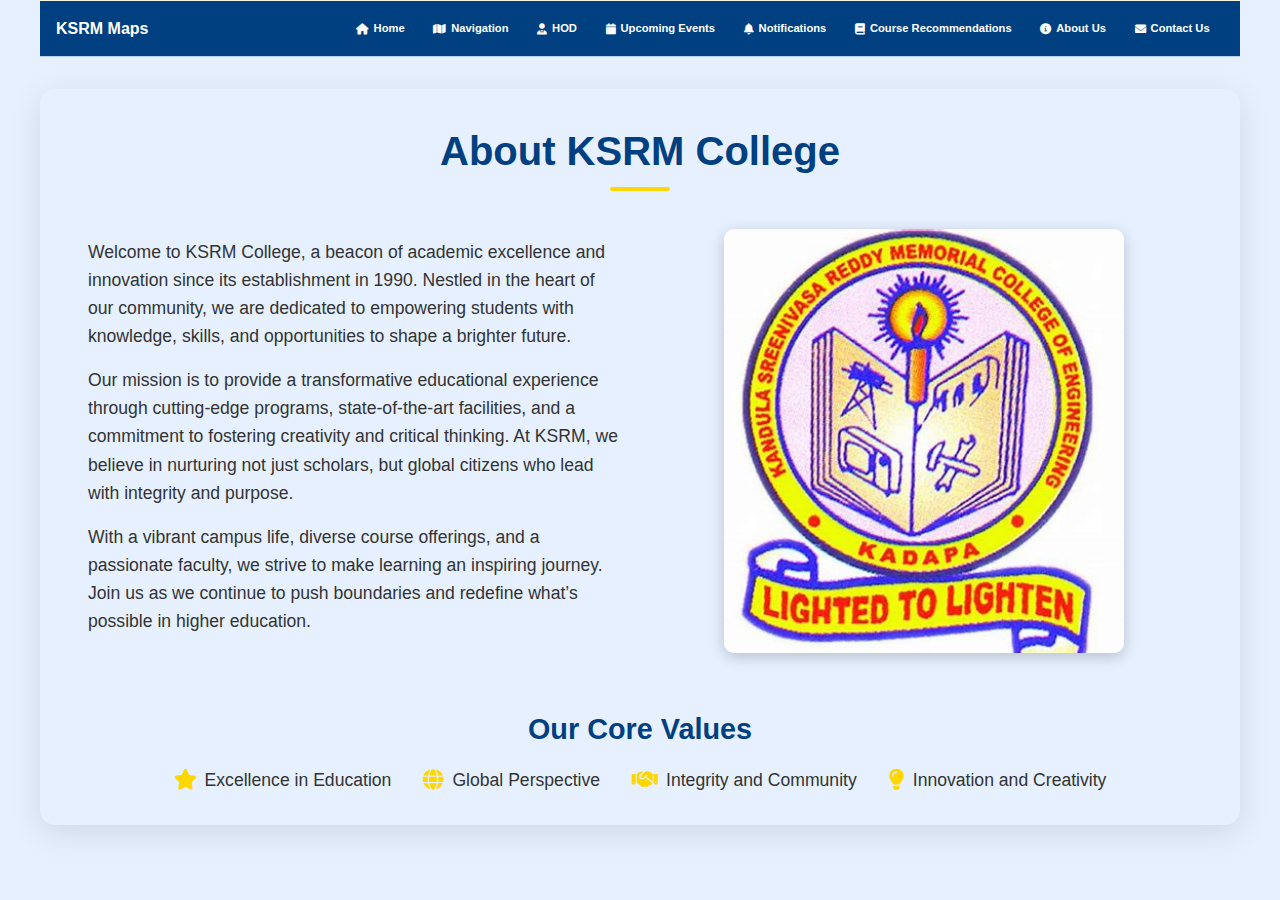
<file: about.html>
<!DOCTYPE html>
<html lang="en">
<head>
    <meta charset="UTF-8">
    <meta name="viewport" content="width=device-width, initial-scale=1.0">
    <title>Navigation - College Navigation System</title>
    <link rel="stylesheet" href="styles.css">
    <link rel="stylesheet" href="https://cdnjs.cloudflare.com/ajax/libs/font-awesome/6.0.0/css/all.min.css">
</head>
<body>
    <div class="nav-container">
        <header>
            <a href="index.html" class="logo">KSRM Maps</a>
            <nav>
                <ul>
                    <li><a href="index.html"><i class="fas fa-home"></i> Home</a></li>
                    <li><a href="navigation.html"><i class="fas fa-map"></i> Navigation</a></li>
                    <li><a href="hod.html"><i class="fas fa-user-tie"></i>HOD</a></li>
                    <li><a href="events.html"><i class="fas fa-calendar"></i> Upcoming Events</a></li>
                    <li><a href="notifications.html"><i class="fas fa-bell"></i> Notifications</a></li>
                    <li><a href="courses.html"><i class="fas fa-book"></i> Course Recommendations</a></li>
                    <li><a href="about.html"><i class="fas fa-info-circle"></i> About Us</a></li>
                    <li><a href="contact.html"><i class="fas fa-envelope"></i> Contact Us</a></li>
                </ul>
            </nav>
        </header>
    </div>
    <main>
        <section class="about-content">
            <h2 class="fade-in">About KSRM College</h2>
            <div class="about-container slide-in">
                <div class="about-text">
                    <p>Welcome to KSRM College, a beacon of academic excellence and innovation since its establishment in 1990. Nestled in the heart of our community, we are dedicated to empowering students with knowledge, skills, and opportunities to shape a brighter future.</p>
                    <p>Our mission is to provide a transformative educational experience through cutting-edge programs, state-of-the-art facilities, and a commitment to fostering creativity and critical thinking. At KSRM, we believe in nurturing not just scholars, but global citizens who lead with integrity and purpose.</p>
                    <p>With a vibrant campus life, diverse course offerings, and a passionate faculty, we strive to make learning an inspiring journey. Join us as we continue to push boundaries and redefine what’s possible in higher education.</p>
                </div>
                <div class="about-image">
                    <img src="images/ksrm.jpg">
                </div>
            </div>
            <div class="values fade-in">
                <h3>Our Core Values</h3>
                <ul>
                    <li><i class="fas fa-star"></i> Excellence in Education</li>
                    <li><i class="fas fa-globe"></i> Global Perspective</li>
                    <li><i class="fas fa-handshake"></i> Integrity and Community</li>
                    <li><i class="fas fa-lightbulb"></i> Innovation and Creativity</li>
                </ul>
            </div>
        </section>
    </main>
    
</body>
</html>
</file>
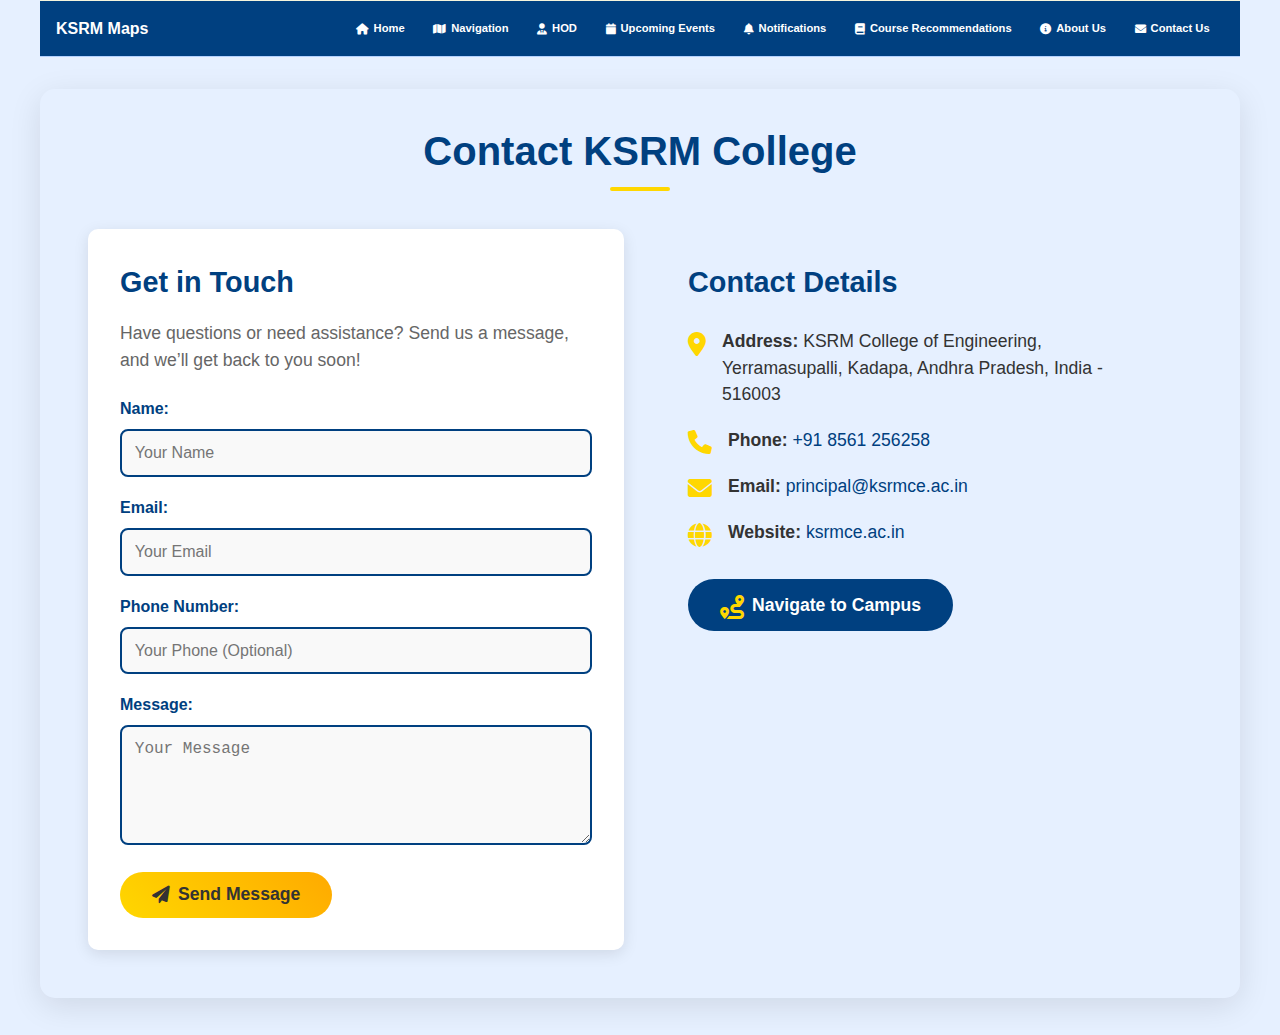
<file: contact.html>
<!DOCTYPE html>
<html lang="en">
<head>
    <meta charset="UTF-8">
    <meta name="viewport" content="width=device-width, initial-scale=1.0">
    <title>Contact Us - KSRM Maps</title>
    <link rel="stylesheet" href="styles.css">
    <link rel="stylesheet" href="https://cdnjs.cloudflare.com/ajax/libs/font-awesome/6.0.0/css/all.min.css">
</head>
<body>
    <div class="nav-container">
        <header>
            <a href="index.html" class="logo">KSRM Maps</a>
            <nav>
                <ul>
                    <li><a href="index.html"><i class="fas fa-home"></i> Home</a></li>
                    <li><a href="navigation.html"><i class="fas fa-map"></i> Navigation</a></li>
                    <li><a href="hod.html"><i class="fas fa-user-tie"></i>HOD</a></li>
                    <li><a href="events.html"><i class="fas fa-calendar"></i> Upcoming Events</a></li>
                    <li><a href="notifications.html"><i class="fas fa-bell"></i> Notifications</a></li>
                    <li><a href="courses.html"><i class="fas fa-book"></i> Course Recommendations</a></li>
                    <li><a href="about.html"><i class="fas fa-info-circle"></i> About Us</a></li>
                    <li><a href="contact.html"><i class="fas fa-envelope"></i> Contact Us</a></li>
                </ul>
            </nav>
        </header>
    </div>

    <main>
        <section class="contact-content fade-in">
            <h2>Contact KSRM College</h2>
            <div class="contact-container slide-in">
                <div class="contact-form">
                    <h3>Get in Touch</h3>
                    <p>Have questions or need assistance? Send us a message, and we’ll get back to you soon!</p>
                    <form action="submit_form.php" method="post" id="contact-form">
                        <div class="form-group">
                            <label for="name">Name:</label>
                            <input type="text" id="name" name="name" placeholder="Your Name" required>
                        </div>
                        <div class="form-group">
                            <label for="email">Email:</label>
                            <input type="email" id="email" name="email" placeholder="Your Email" required>
                        </div>
                        <div class="form-group">
                            <label for="phone">Phone Number:</label>
                            <input type="tel" id="phone" name="phone" placeholder="Your Phone (Optional)">
                        </div>
                        <div class="form-group">
                            <label for="message">Message:</label>
                            <textarea id="message" name="message" placeholder="Your Message" rows="5" required></textarea>
                        </div>
                        <button type="submit" class="submit-btn"><i class="fas fa-paper-plane"></i> Send Message</button>
                    </form>
                </div>
                <div class="contact-info">
                    <h3>Contact Details</h3>
                    <ul>
                        <li>
                            <i class="fas fa-map-marker-alt"></i>
                            <p><strong>Address:</strong> KSRM College of Engineering, Yerramasupalli, Kadapa, Andhra Pradesh, India - 516003</p>
                        </li>
                        <li>
                            <i class="fas fa-phone"></i>
                            <p><strong>Phone:</strong> <a href="tel:+918561256258">+91 8561 256258</a></p>
                        </li>
                        <li>
                            <i class="fas fa-envelope"></i>
                            <p><strong>Email:</strong> <a href="mailto:principal@ksrmce.ac.in">principal@ksrmce.ac.in</a></p>
                        </li>
                        <li>
                            <i class="fas fa-globe"></i>
                            <p><strong>Website:</strong> <a href="https://ksrmce.ac.in" target="_blank">ksrmce.ac.in</a></p>
                        </li>
                    </ul>
                    <div class="map-link">
                        <button onclick="navigateToCampus()" class="navigate-btn"><i class="fas fa-route"></i> Navigate to Campus</button>
                    </div>
                </div>
            </div>
        </section>
    </main>



    <script>
        function navigateToCampus() {
            let campusLocation = "14.479497, 78.765683"; // Main Gate coordinates
            let googleMapsURL = `https://www.google.com/maps/dir/?api=1&destination=${campusLocation}`;
            window.open(googleMapsURL, "_blank");
        }

        // Optional: Basic form submission feedback (requires backend handling)
        document.getElementById('contact-form').addEventListener('submit', function(e) {
            e.preventDefault(); // Prevent default submission for demo
            alert('Thank you for your message! We’ll get back to you soon.');
            this.reset(); // Reset form fields
        });
    </script>
</body>
</html>
</file>
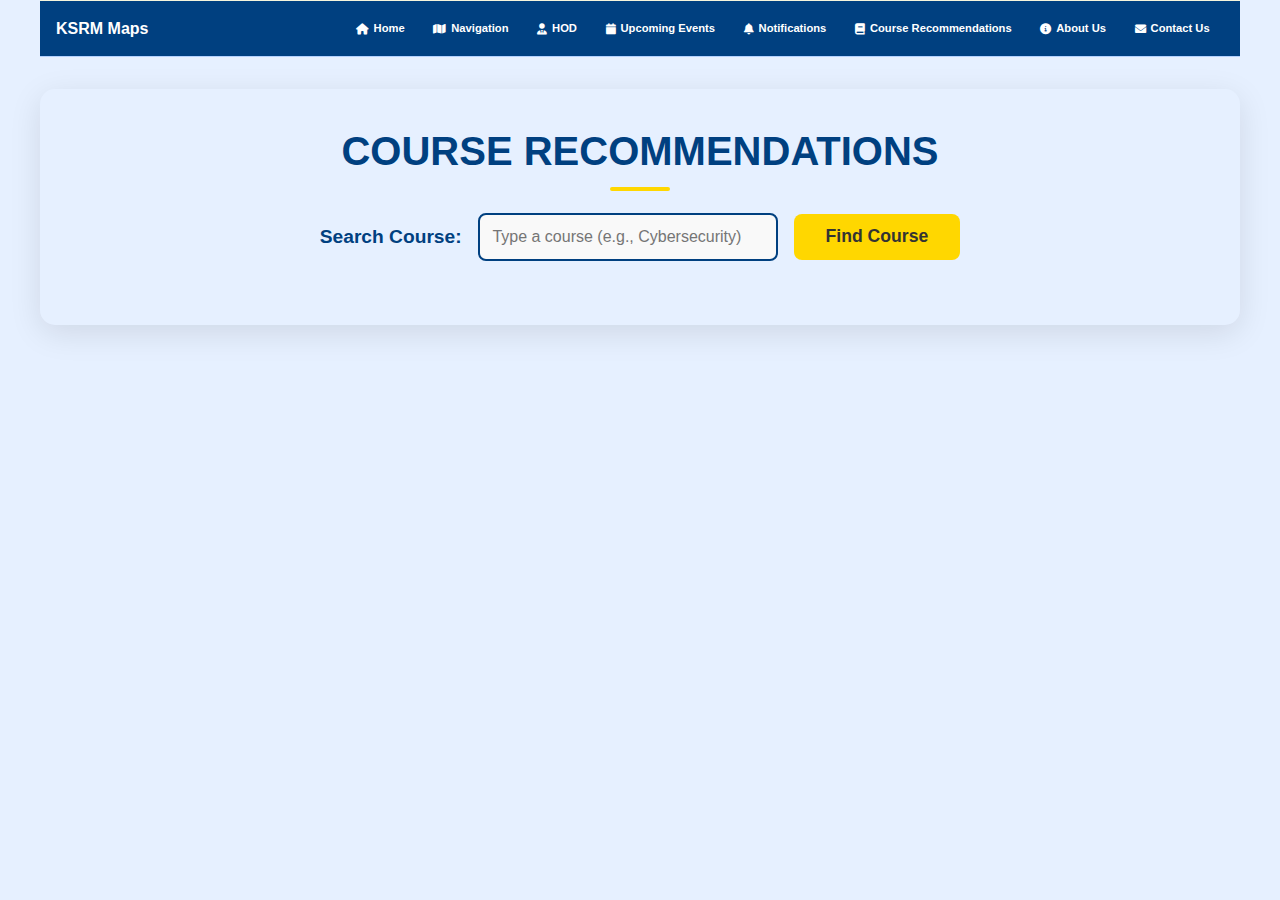
<file: courses.html>
<!DOCTYPE html>
<html lang="en">
<head>
    <meta charset="UTF-8">
    <meta name="viewport" content="width=device-width, initial-scale=1.0">
    <title>Course Recommendations - KSRM Maps</title>
    <link rel="stylesheet" href="styles.css">
    <link rel="stylesheet" href="https://cdnjs.cloudflare.com/ajax/libs/font-awesome/6.0.0/css/all.min.css">
</head>
<body>
    <div class="nav-container">
        <header>
            <a href="index.html" class="logo">KSRM Maps</a>
            <nav>
                <ul>
                    <li><a href="index.html"><i class="fas fa-home"></i> Home</a></li>
                    <li><a href="navigation.html"><i class="fas fa-map"></i> Navigation</a></li>
                    <li><a href="hod.html"><i class="fas fa-user-tie"></i>HOD</a></li>
                    <li><a href="events.html"><i class="fas fa-calendar"></i> Upcoming Events</a></li>
                    <li><a href="notifications.html"><i class="fas fa-bell"></i> Notifications</a></li>
                    <li><a href="courses.html"><i class="fas fa-book"></i> Course Recommendations</a></li>
                    <li><a href="about.html"><i class="fas fa-info-circle"></i> About Us</a></li>
                    <li><a href="contact.html"><i class="fas fa-envelope"></i> Contact Us</a></li>
                </ul>
            </nav>
        </header>
    </div>

    <main>
        <section class="courses-recommendation-content">
            <h2 class="fade-in">Course Recommendations</h2>
            <div class="input-group slide-in">
                <label for="course-search">Search Course:</label>
                <div style="position: relative;">
                    <input type="text" id="course-search" placeholder="Type a course (e.g., Cybersecurity)" oninput="fetchSuggestions(this.value)">
                    <div id="suggestions" class="suggestions"></div>
                </div>
                <button onclick="searchCourses()" class="pulse">Find Course</button>
            </div>
            <div class="loading" id="loading" style="display: none;">
                <i class="fas fa-spinner fa-spin"></i> Loading...
            </div>
            <div class="courses-recommendation-grid fade-in" id="videos"></div>
        </section>
    </main>

    <script>
        const searchInput = document.getElementById('course-search');
        const suggestionsDiv = document.getElementById('suggestions');
        const resultsDiv = document.getElementById('videos');
        const loadingDiv = document.getElementById('loading');

        function fetchSuggestions(query) {
            query = query.trim();
            if (query.length < 2) {
                suggestionsDiv.style.display = 'none';
                return;
            }

            fetch(`/suggestions?q=${encodeURIComponent(query)}`)
                .then(response => response.json())
                .then(suggestions => {
                    suggestionsDiv.innerHTML = '';
                    if (suggestions.length > 0) {
                        suggestions.forEach(suggestion => {
                            const div = document.createElement('div');
                            div.textContent = suggestion;
                            div.onclick = () => {
                                searchInput.value = suggestion;
                                suggestionsDiv.style.display = 'none';
                                searchCourses();
                            };
                            suggestionsDiv.appendChild(div);
                        });
                        suggestionsDiv.style.display = 'block';
                    } else {
                        suggestionsDiv.style.display = 'none';
                    }
                })
                .catch(error => console.error('Error fetching suggestions:', error));
        }

        function searchCourses() {
            const query = searchInput.value.trim();
            if (!query) {
                alert('Please enter a search term');
                return;
            }

            loadingDiv.style.display = 'block';
            resultsDiv.innerHTML = '';
            fetch('/recommend', {
                method: 'POST',
                headers: { 'Content-Type': 'application/json' },
                body: JSON.stringify({ query })
            })
                .then(response => response.json())
                .then(data => {
                    loadingDiv.style.display = 'none';
                    if (data.error) {
                        resultsDiv.innerHTML = `<p>Error: ${data.error}</p>`;
                    } else if (data.videos && data.videos.length > 0) {
                        data.videos.forEach(video => {
                            const card = document.createElement('div');
                            card.className = 'course-card';
                            card.innerHTML = `
                                <img src="${video.thumbnail}" alt="${video.title}">
                                <h3>${video.title}</h3>
                                <p class="course-description">Score: ${video.score}</p>
                                <button onclick="window.open('${video.url}', '_blank')">Watch Now</button>
                            `;
                            resultsDiv.appendChild(card);
                        });
                    } else {
                        resultsDiv.innerHTML = '<p>No courses found.</p>';
                    }
                })
                .catch(error => {
                    loadingDiv.style.display = 'none';
                    resultsDiv.innerHTML = `<p>Error: ${error.message}</p>`;
                });
        }

        document.addEventListener('click', (e) => {
            if (!suggestionsDiv.contains(e.target) && e.target !== searchInput) {
                suggestionsDiv.style.display = 'none';
            }
        });
    </script>
</body>
</html>
</file>
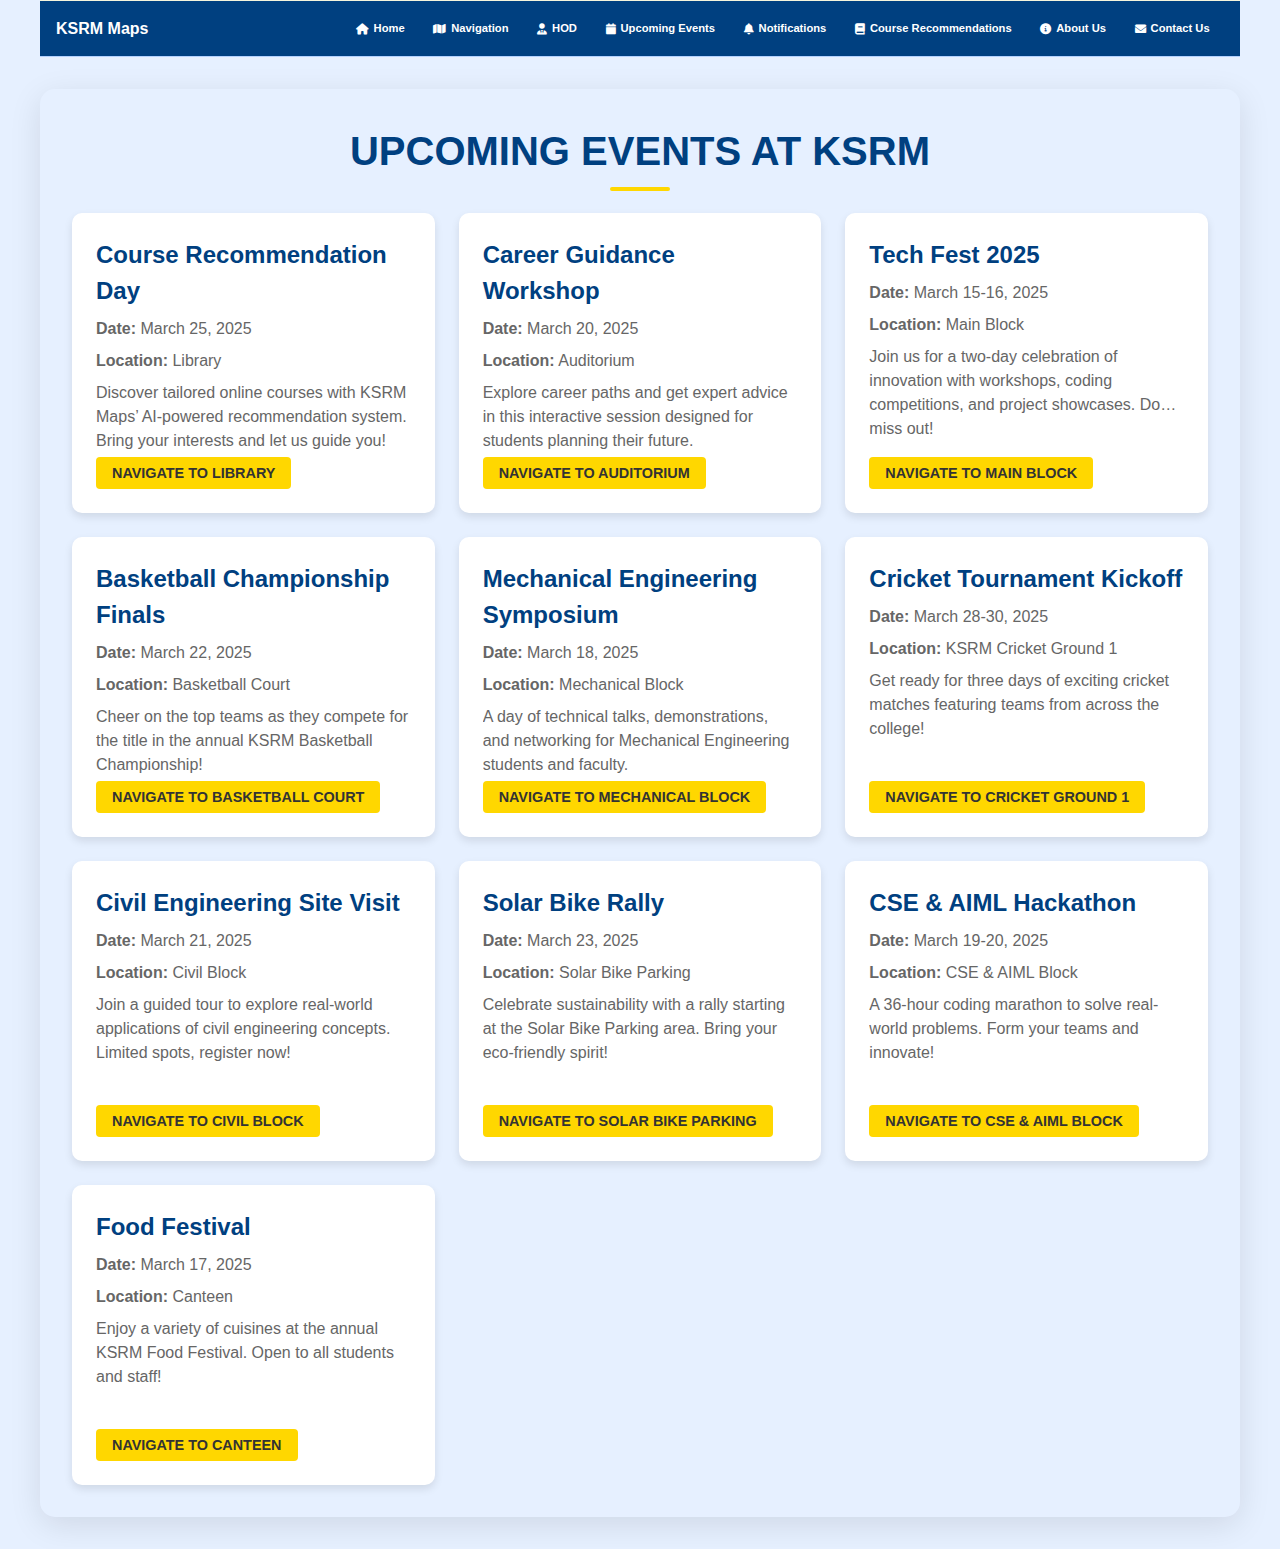
<file: events.html>
<!DOCTYPE html>
<html lang="en">
<head>
    <meta charset="UTF-8">
    <meta name="viewport" content="width=device-width, initial-scale=1.0">
    <title>Upcoming Events - KSRM Maps</title>
    <link rel="stylesheet" href="styles.css">
    <link rel="stylesheet" href="https://cdnjs.cloudflare.com/ajax/libs/font-awesome/6.0.0/css/all.min.css">
</head>
<body>
    <div class="nav-container">
        <header>
            <a href="index.html" class="logo">KSRM Maps</a>
            <nav>
                <ul>
                    <li><a href="index.html"><i class="fas fa-home"></i> Home</a></li>
                    <li><a href="navigation.html"><i class="fas fa-map"></i> Navigation</a></li>
                    <li><a href="hod.html"><i class="fas fa-user-tie"></i>HOD</a></li>
                    <li><a href="events.html"><i class="fas fa-calendar"></i> Upcoming Events</a></li>
                    <li><a href="notifications.html"><i class="fas fa-bell"></i> Notifications</a></li>
                    <li><a href="courses.html"><i class="fas fa-book"></i> Course Recommendations</a></li>
                    <li><a href="about.html"><i class="fas fa-info-circle"></i> About Us</a></li>
                    <li><a href="contact.html"><i class="fas fa-envelope"></i> Contact Us</a></li>
                </ul>
            </nav>
        </header>
    </div>

    <main>
    <section class="upcoming-content fade-in">
        <h2>Upcoming Events at KSRM</h2>
        <div class="upcoming-grid">
            <div class="upcoming">
                <h3>Course Recommendation Day</h3>
                <p><strong>Date:</strong> March 25, 2025</p>
                <p><strong>Location:</strong> Library</p>
                <p class="upcoming-description">Discover tailored online courses with KSRM Maps’ AI-powered recommendation system. Bring your interests and let us guide you!</p>
                <button onclick="navigateTo('14.477452020611144, 78.76539787805935')">Navigate to Library</button>
            </div>
            <div class="upcoming">
                <h3>Career Guidance Workshop</h3>
                <p><strong>Date:</strong> March 20, 2025</p>
                <p><strong>Location:</strong> Auditorium</p>
                <p class="upcoming-description">Explore career paths and get expert advice in this interactive session designed for students planning their future.</p>
                <button onclick="navigateTo('14.477249953208018, 78.7653713257546')">Navigate to Auditorium</button>
            </div>
            <div class="upcoming">
                <h3>Tech Fest 2025</h3>
                <p><strong>Date:</strong> March 15-16, 2025</p>
                <p><strong>Location:</strong> Main Block</p>
                <p class="upcoming-description">Join us for a two-day celebration of innovation with workshops, coding competitions, and project showcases. Don’t miss out!</p>
                <button onclick="navigateTo('14.478037919994538, 78.76579504777187')">Navigate to Main Block</button>
            </div>
            <div class="upcoming">
                <h3>Basketball Championship Finals</h3>
                <p><strong>Date:</strong> March 22, 2025</p>
                <p><strong>Location:</strong> Basketball Court</p>
                <p class="upcoming-description">Cheer on the top teams as they compete for the title in the annual KSRM Basketball Championship!</p>
                <button onclick="navigateTo('14.477992617205492, 78.76673171459615')">Navigate to Basketball Court</button>
            </div>
            <div class="upcoming">
                <h3>Mechanical Engineering Symposium</h3>
                <p><strong>Date:</strong> March 18, 2025</p>
                <p><strong>Location:</strong> Mechanical Block</p>
                <p class="upcoming-description">A day of technical talks, demonstrations, and networking for Mechanical Engineering students and faculty.</p>
                <button onclick="navigateTo('14.476935619143577, 78.76632892306003')">Navigate to Mechanical Block</button>
            </div>
            <div class="upcoming">
                <h3>Cricket Tournament Kickoff</h3>
                <p><strong>Date:</strong> March 28-30, 2025</p>
                <p><strong>Location:</strong> KSRM Cricket Ground 1</p>
                <p class="upcoming-description">Get ready for three days of exciting cricket matches featuring teams from across the college!</p>
                <button onclick="navigateTo('14.478944522661594, 78.76670573764665')">Navigate to Cricket Ground 1</button>
            </div>
            <div class="upcoming">
                <h3>Civil Engineering Site Visit</h3>
                <p><strong>Date:</strong> March 21, 2025</p>
                <p><strong>Location:</strong> Civil Block</p>
                <p class="upcoming-description">Join a guided tour to explore real-world applications of civil engineering concepts. Limited spots, register now!</p>
                <button onclick="navigateTo('14.477237008355349, 78.76511181165445')">Navigate to Civil Block</button>
            </div>
            <div class="upcoming">
                <h3>Solar Bike Rally</h3>
                <p><strong>Date:</strong> March 23, 2025</p>
                <p><strong>Location:</strong> Solar Bike Parking</p>
                <p class="upcoming-description">Celebrate sustainability with a rally starting at the Solar Bike Parking area. Bring your eco-friendly spirit!</p>
                <button onclick="navigateTo('14.47945360444077, 78.76592229043584')">Navigate to Solar Bike Parking</button>
            </div>
            <div class="upcoming">
                <h3>CSE & AIML Hackathon</h3>
                <p><strong>Date:</strong> March 19-20, 2025</p>
                <p><strong>Location:</strong> CSE & AIML Block</p>
                <p class="upcoming-description">A 36-hour coding marathon to solve real-world problems. Form your teams and innovate!</p>
                <button onclick="navigateTo('14.478711, 78.765019')">Navigate to CSE & AIML Block</button>
            </div>
            <div class="upcoming">
                <h3>Food Festival</h3>
                <p><strong>Date:</strong> March 17, 2025</p>
                <p><strong>Location:</strong> Canteen</p>
                <p class="upcoming-description">Enjoy a variety of cuisines at the annual KSRM Food Festival. Open to all students and staff!</p>
                <button onclick="navigateTo('14.477451037289244, 78.76455104271645')">Navigate to Canteen</button>
            </div>
        </div>
    </section>
</main>
<script>
    function navigateTo(coordinates) {
        const googleMapsURL = `https://www.google.com/maps/search/?api=1&query=${coordinates}`;
        console.log(`Opening Google Maps URL: ${googleMapsURL}`);
        window.open(googleMapsURL, "_blank");
    }
</script>

</body>
</html>
</file>
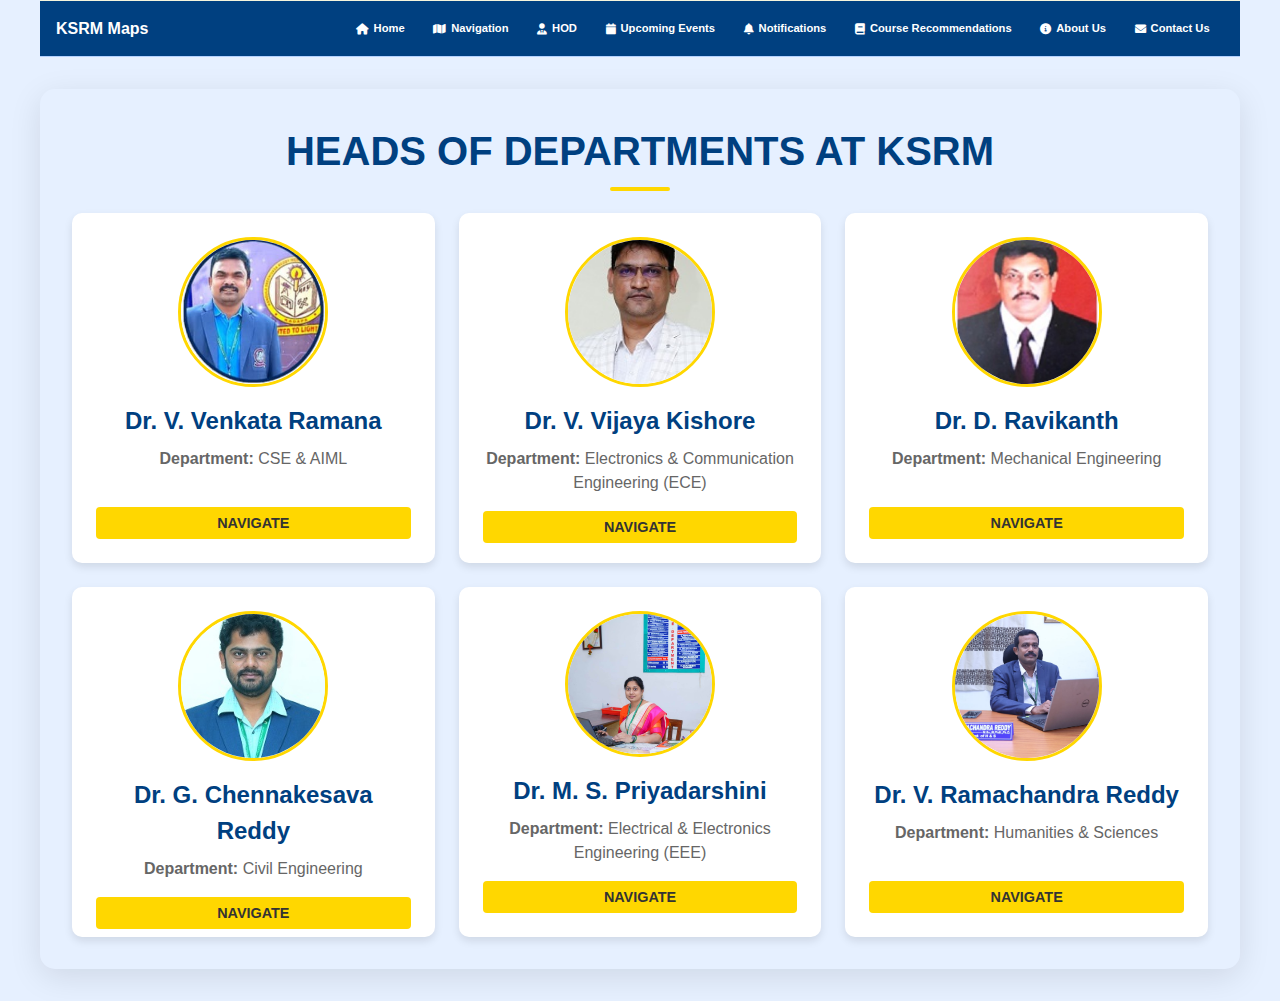
<file: hod.html>
<!DOCTYPE html>
<html lang="en">
<head>
    <meta charset="UTF-8">
    <meta name="viewport" content="width=device-width, initial-scale=1.0">
    <title>HODs - KSRM Maps</title>
    <link rel="stylesheet" href="styles.css">
    <link rel="stylesheet" href="https://cdnjs.cloudflare.com/ajax/libs/font-awesome/6.0.0/css/all.min.css">
</head>
<body>
    <div class="nav-container">
        <header>
            <a href="index.html" class="logo">KSRM Maps</a>
            <nav>
                <ul>
                    <li><a href="index.html"><i class="fas fa-home"></i> Home</a></li>
                    <li><a href="navigation.html"><i class="fas fa-map"></i> Navigation</a></li>
                    <li><a href="hod.html"><i class="fas fa-user-tie"></i> HOD</a></li>
                    <li><a href="events.html"><i class="fas fa-calendar"></i> Upcoming Events</a></li>
                    <li><a href="notifications.html"><i class="fas fa-bell"></i> Notifications</a></li>
                    <li><a href="courses.html"><i class="fas fa-book"></i> Course Recommendations</a></li>
                    <li><a href="about.html"><i class="fas fa-info-circle"></i> About Us</a></li>
                    <li><a href="contact.html"><i class="fas fa-envelope"></i> Contact Us</a></li>
                </ul>
            </nav>
        </header>
    </div>

    <main>
        <section class="hods-content fade-in">
            <h2>Heads of Departments at KSRM</h2>
            <div class="hods-grid">
                <div class="hod-card">
                    <img src="images/h1.jpg" alt="Dr. Ravi Kumar">
                    <h3>Dr. V. Venkata Ramana</h3>
                    <p><strong>Department:</strong> CSE & AIML</p>
                    <button onclick="navigateToDepartment('14.478711,78.765019', 'CSE Department')">Navigate</button>
                </div>
                <div class="hod-card">
                    <img src="images/ece.jpg" alt="Dr. V. Vijaya Kishore">
                    <h3>Dr. V. Vijaya Kishore</h3>
                    <p><strong>Department:</strong> Electronics & Communication Engineering (ECE)</p>
                    <button onclick="navigateToDepartment('14.476840695787327,78.76519355572036', 'ECE Department')">Navigate</button>
                </div>
                <div class="hod-card">
                    <img src="images/me.jpg" alt="Dr. Mohan Rao">
                    <h3>Dr. D. Ravikanth</h3>
                    <p><strong>Department:</strong> Mechanical Engineering</p>
                    <button onclick="navigateToDepartment('14.476935619143577, 78.76632892306003', 'Mechanical Block')">Navigate</button>
                </div>
                <div class="hod-card">
                    <img src="images/civil.jpg">
                    <h3>Dr. G. Chennakesava Reddy</h3>
                    <p><strong>Department:</strong> Civil Engineering</p>
                    <button onclick="navigateToDepartment('14.477237008355349, 78.76511181165445', 'Civil Block')">Navigate</button>
                </div>
                <div class="hod-card">
                    <img src="images/eee.jpeg" alt="Dr. Venkat Rao">
                    <h3>Dr. M. S. Priyadarshini</h3>
                    <p><strong>Department:</strong> Electrical & Electronics Engineering (EEE)</p>
                    <button onclick="navigateToDepartment('14.476840695787327, 78.76519355572036', 'EEE Department')">Navigate</button>
                </div>
                <div class="hod-card">
                    <img src="images/hs.jpeg" alt="Dr. Anjali Sharma">
                    <h3>Dr. V. Ramachandra Reddy</h3>
                    <p><strong>Department:</strong> Humanities & Sciences</p>
                    <button onclick="navigateToDepartment('14.478711, 78.765019', 'AIML Department')">Navigate</button>
                </div>
            </div>
        </section>

            </div>
        </section>
    </main>

    <script>
        function navigateToDepartment(coordinates, departmentName) {
            const googleMapsURL = `https://www.google.com/maps/search/?api=1&query=${coordinates}`;
            console.log(`Opening Google Maps URL: ${googleMapsURL}`);
            window.open(googleMapsURL, "_blank");
        }
    </script>
</body>
</html>
</file>
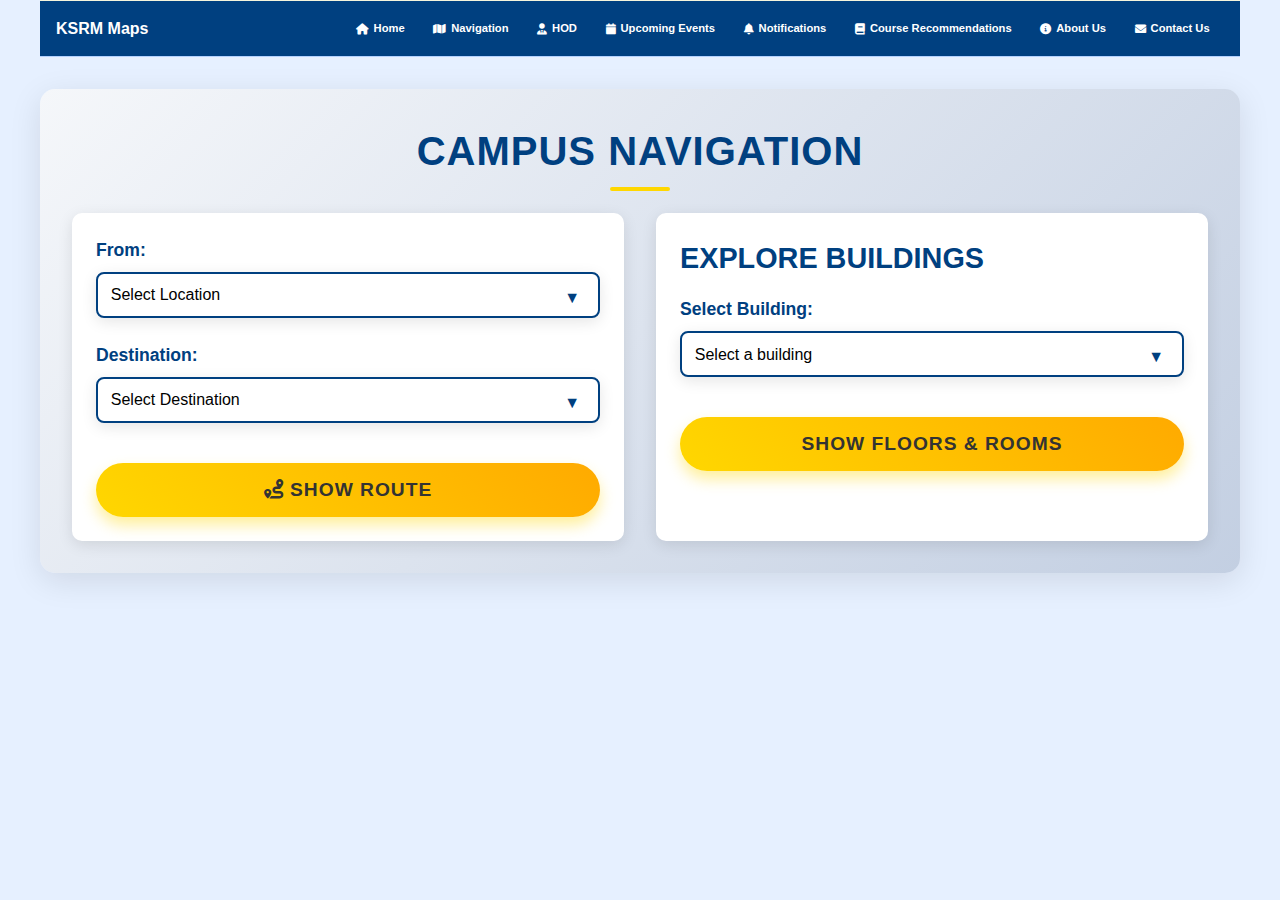
<file: navigation.html>
<!DOCTYPE html>
<html lang="en">
<head>
    <meta charset="UTF-8">
    <meta name="viewport" content="width=device-width, initial-scale=1.0">
    <title>Navigation - KSRM Maps</title>
    <link rel="stylesheet" href="styles.css">
    <link rel="stylesheet" href="https://cdnjs.cloudflare.com/ajax/libs/font-awesome/6.0.0/css/all.min.css">
</head>
<body>
    <div class="nav-container">
        <header>
            <a href="index.html" class="logo">KSRM Maps</a>
            <nav>
                <ul>
                    <li><a href="index.html"><i class="fas fa-home"></i> Home</a></li>
                    <li><a href="navigation.html"><i class="fas fa-map"></i> Navigation</a></li>
                    <li><a href="hod.html"><i class="fas fa-user-tie"></i> HOD</a></li>
                    <li><a href="events.html"><i class="fas fa-calendar"></i> Upcoming Events</a></li>
                    <li><a href="notifications.html"><i class="fas fa-bell"></i> Notifications</a></li>
                    <li><a href="courses.html"><i class="fas fa-book"></i> Course Recommendations</a></li>
                    <li><a href="about.html"><i class="fas fa-info-circle"></i> About Us</a></li>
                    <li><a href="contact.html"><i class="fas fa-envelope"></i> Contact Us</a></li>
                </ul>
            </nav>
        </header>
    </div>

    <main>
        <section class="navigation-content">
            <h2>Campus Navigation</h2>
            <div class="navigation-container">
                <!-- Route Navigation with From/To Dropdowns -->
                <div class="route-navigation">
                    <div class="select-group">
                        <label for="from">From:</label>
                        <select id="from">
                            <option value="" disabled selected>Select Location</option>
                            <option value="14.479489,78.765701">Main Gate</option>
                            <option value="14.479265668949829,78.76538050123307">KSNR Ghat</option>
                            <option value="14.478037919994538,78.76579504777187">Main Block</option>
                            <option value="14.477992617205492,78.76673171459615">Basket Ball Court</option>
                            <option value="14.477591375383968,78.7666136973986">PG Block</option>
                            <option value="14.47694122543524,78.76592536088782">Mechanical Workshop</option>
                            <option value="14.478944522661594,78.76670573764665">KSRM Cricket Ground 1</option>
                            <option value="14.47945360444077,78.76592229043584">Solar Bike Parking</option>
                            <option value="14.477249953208018,78.7653713257546">Auditorium</option>
                            <option value="14.476840695787327,78.76519355572036">EEE & ECE Dept</option>
                            <option value="14.477452020611144,78.76539787805935">Library</option>
                            <option value="14.477451037289244,78.76455104271645">Canteen</option>
                            <option value="14.476329137180583,78.76296426677092">Cricket Ground 2</option>
                            <option value="14.476935619143577,78.76632892306003">Mechanical Block</option>
                            <option value="14.478711,78.765019">CSE & AIML Block</option>
                            <option value="14.477237008355349,78.76511181165445">Civil Block</option>
                            <option value="14.477416,78.764096">Civil Ganesh Hostel</option>
                            <option value="14.475354,78.764381">Kandula Hostel</option>
                            <option value="14.478292,78.765610">Car Parking</option>
                        </select>
                    </div>
                    <div class="select-group">
                        <label for="to">Destination:</label>
                        <select id="to">
                            <option value="" disabled selected>Select Destination</option>
                            <option value="14.479489,78.765701">Main Gate</option>
                            <option value="14.479265668949829,78.76538050123307">KSNR Ghat</option>
                            <option value="14.478037919994538,78.76579504777187">Main Block</option>
                            <option value="14.477992617205492,78.76673171459615">Basket Ball Court</option>
                            <option value="14.477591375383968,78.7666136973986">PG Block</option>
                            <option value="14.47694122543524,78.76592536088782">Mechanical Workshop</option>
                            <option value="14.478944522661594,78.76670573764665">KSRM Cricket Ground 1</option>
                            <option value="14.47945360444077,78.76592229043584">Solar Bike Parking</option>
                            <option value="14.477249953208018,78.7653713257546">Auditorium</option>
                            <option value="14.476840695787327,78.76519355572036">EEE & ECE Dept</option>
                            <option value="14.477452020611144,78.76539787805935">Library</option>
                            <option value="14.477451037289244,78.76455104271645">Canteen</option>
                            <option value="14.476329137180583,78.76296426677092">Cricket Ground 2</option>
                            <option value="14.476935619143577,78.76632892306003">Mechanical Block</option>
                            <option value="14.478711,78.765019">CSE & AIML Block</option>
                            <option value="14.477237008355349,78.76511181165445">Civil Block</option>
                            <option value="14.477416,78.764096"> Ganesh Hostel</option>
                            <option value="14.475354,78.764381">Kandula Hostel</option>
                            <option value="14.478292,78.765610">Car Parking</option>
                        </select>
                    </div>
                    <button onclick="showRoute()">
                        <i class="fas fa-route"></i> Show Route
                    </button>
                </div>

                <!-- Building Exploration -->
                <div class="building-navigation">
                    <h3>Explore Buildings</h3>
                    <div class="select-group">
                        <label for="building">Select Building:</label>
                        <select id="building" name="building">
                            <option value="" disabled selected>Select a building</option>
                            <option value="sj-block">SJ Block</option>
                            <option value="main-block">Main Block</option>
                            <option value="e-block">E Block</option>
                            <option value="cse-aiml-block">CSE & AIML Block</option>
                            <option value="mechanical-block">Mechanical Block</option>
                            <option value="eee-ece-block">EEE & ECE Block</option>
                            <option value="civil-block">Civil Block</option>
                            <option value="library-block">Library Block</option>
                            <option value="pg-block">PG Block</option>
                        </select>
                    </div>
                    <button onclick="showAllFloors()">Show Floors & Rooms</button>
                    <div id="building-result"></div>
                </div>
            </div>
        </section>
    </main>

    <script>
        // Show Route function using Google Maps API
        function showRoute() {
            let from = document.getElementById("from").value;
            let to = document.getElementById("to").value;

            if (!from || !to) {
                alert("Please select both From and Destination locations.");
                return;
            }

            const googleMapsURL = `https://www.google.com/maps/dir/?api=1&origin=${from}&destination=${to}&travelmode=walking`;
            console.log(`Opening Google Maps URL: ${googleMapsURL}`);
            const newWindow = window.open(googleMapsURL, "_blank");
            if (!newWindow) {
                alert("Unable to open Google Maps. Please allow pop-ups for this site.");
            }
        }

        // Page load initialization
        document.addEventListener('DOMContentLoaded', () => {
            const select = document.getElementById('to');
            select.style.opacity = '0';
            setTimeout(() => {
                select.style.transition = 'opacity 0.5s ease';
                select.style.opacity = '1';
            }, 100);
        });

        // Building/Floor/Room Logic
        function showAllFloors() {
            const building = document.getElementById("building").value;
            const resultDiv = document.getElementById("building-result");
            resultDiv.innerHTML = "";

            const buildingData = {
                "sj-block": {
                    "Ground Floor": [
                        { roomNo: "SJ-01", classroom: "1st CSE Lab" },
                        { roomNo: "SJ-02", classroom: "1st ECE Lab" },
                        { roomNo: "SJ-03", classroom: "Staff Room" },
                        { roomNo: "SJ-04", classroom: "Computer Center" }
                    ],
                    "First Floor": [
                        { roomNo: "SJ-11", classroom: "1st CSE A" },
                        { roomNo: "SJ-12", classroom: "1st ECE B" },
                        { roomNo: "SJ-13", classroom: "1st MECH A" },
                        { roomNo: "SJ-14", classroom: "Tutorial Room" }
                    ],
                    "Second Floor": [
                        { roomNo: "SJ-21", classroom: "2nd CSE A" },
                        { roomNo: "SJ-22", classroom: "2nd ECE B" },
                        { roomNo: "SJ-23", classroom: "2nd IT A" }
                    ],
                    "Third Floor": [
                        { roomNo: "SJ-31", classroom: "3rd CSE A" },
                        { roomNo: "SJ-32", classroom: "3rd ECE Seminar" },
                        { roomNo: "SJ-33", classroom: "Library" }
                    ]
                },
                "main-block": {
                    "Ground Floor": [
                        { roomNo: "101", classroom: "Office Room" },
                        { roomNo: "101A", classroom: "Office Room" },
                        { roomNo: "102", classroom: "Accounts Section" },
                        { roomNo: "103", classroom: "Ladies Toilet" },
                        { roomNo: "104", classroom: "Physical Director" },
                        { roomNo: "105", classroom: "Admission Cell" },
                        { roomNo: "106", classroom: "Ladies Waiting Room" },
                        { roomNo: "107", classroom: "Skill Development Center" },
                        { roomNo: "108", classroom: "Toilet" },
                        { roomNo: "109", classroom: "Store Room" },
                        { roomNo: "110", classroom: "Data Mining Lab" },
                        { roomNo: "111", classroom: "Examination Section Confidential Room" },
                        { roomNo: "111A", classroom: "Store Room" },
                        { roomNo: "112", classroom: "Store Room" },
                        { roomNo: "113", classroom: "Exam Section" },
                        { roomNo: "113A", classroom: "Store" },
                        { roomNo: "113B", classroom: "Confidential Room Exam Section" }
                    ],
                    "First Floor": [
                        { roomNo: "201", classroom: "MD Chamber" },
                        { roomNo: "202", classroom: "Principal Office" },
                        { roomNo: "203", classroom: "Ante Room" },
                        { roomNo: "204", classroom: "AO Office" },
                        { roomNo: "205", classroom: "Conference Hall" },
                        { roomNo: "205A", classroom: "Toilet" },
                        { roomNo: "206", classroom: "Dinning Hall" },
                        { roomNo: "206A", classroom: "Toilet" },
                        { roomNo: "207", classroom: "Faculty" },
                        { roomNo: "208", classroom: "Toilet" },
                        { roomNo: "209", classroom: "Faculty" },
                        { roomNo: "210", classroom: "IQAC Office" },
                        { roomNo: "211A", classroom: "Server Room" },
                        { roomNo: "212A", classroom: "Server Room" },
                        { roomNo: "212C", classroom: "Computer Center" },
                        { roomNo: "MEDIA CENTER", classroom: "Media Center" },
                        { roomNo: "BERNERS-LEE WEB LAB", classroom: "Berners-Lee Web Lab" },
                        { roomNo: "TORVALDS INNOVATION LAB", classroom: "Torvalds Innovation Lab" },
                        { roomNo: "ALUMNI CELL", classroom: "Alumni Cell" }
                    ],
                    "Second Floor": [
                        { roomNo: "301", classroom: "Seminar Hall" },
                        { roomNo: "302", classroom: "Class Room" },
                        { roomNo: "303", classroom: "Class Room" },
                        { roomNo: "304", classroom: "Student Activity Council" },
                        { roomNo: "305", classroom: "Faculty" },
                        { roomNo: "306", classroom: "Faculty" },
                        { roomNo: "307", classroom: "Toilet" },
                        { roomNo: "308", classroom: "Website Committee" },
                        { roomNo: "309", classroom: "Store Room" },
                        { roomNo: "310A", classroom: "DEAN, Faculty Affairs" },
                        { roomNo: "310A", classroom: "Drawing Hall" },
                        { roomNo: "310B", classroom: "Drawing Hall" },
                        { roomNo: "310C", classroom: "Drawing Hall" },
                        { roomNo: "311", classroom: "Anti-Ragging, Mentoring Cell, Grievance Redressal Cell" },
                        { roomNo: "312", classroom: "Lecture Capturing System" },
                        { roomNo: "313", classroom: "Classroom" }
                    ]
                },
                "e-block": {
                    "Ground Floor": [
                        { roomNo: "E-01", classroom: "Workshop" },
                        { roomNo: "E-02", classroom: "1st Mech Lab" },
                        { roomNo: "E-03", classroom: "Canteen" },
                        { roomNo: "E-04", classroom: "Store Room" }
                    ],
                    "First Floor": [
                        { roomNo: "E-11", classroom: "3rd CSE A" },
                        { roomNo: "E-12", classroom: "3rd ECE B" },
                        { roomNo: "E-13", classroom: "Project Lab" }
                    ],
                    "Second Floor": [
                        { roomNo: "E-21", classroom: "2nd CSE Lab" },
                        { roomNo: "E-22", classroom: "2nd ECE Seminar" },
                        { roomNo: "E-23", classroom: "2nd IT A" }
                    ],
                    "Third Floor": [
                        { roomNo: "E-31", classroom: "4th CSE A" },
                        { roomNo: "E-32", classroom: "4th ECE B" },
                        { roomNo: "E-33", classroom: "Research Lab" }
                    ]
                },
                "cse-aiml-block": {
                    "Ground Floor": [
                        { roomNo: "101", classroom: "Vice Chairmen" },
                        { roomNo: "102", classroom: "T&P Cell Office" },
                        { roomNo: "103", classroom: "Administrative Manager" },
                        { roomNo: "104", classroom: "Toilet" },
                        { roomNo: "105", classroom: "T&P Cell" },
                        { roomNo: "106", classroom: "Seminar Hall" }
                    ],
                    "First Floor": [
                        { roomNo: "201", classroom: "3rd year-AIML" },
                        { roomNo: "202", classroom: "Ladies Toilet" },
                        { roomNo: "203", classroom: "3rd year CSE B/s" },
                        { roomNo: "204", classroom: "Ladies Toilet" },
                        { roomNo: "205", classroom: "3rd year-CSE C/s" },
                        { roomNo: "206", classroom: "Staff Room" },
                        { roomNo: "207", classroom: "Machine Learning Lab" },
                        { roomNo: "208", classroom: "Python Programming Lab" },
                        { roomNo: "209", classroom: "Classroom" },
                        { roomNo: "210", classroom: "Classroom" },
                        { roomNo: "211", classroom: "Tutorial" },
                        { roomNo: "212", classroom: "Tutorial" }
                    ],
                    "Second Floor": [
                        { roomNo: "301", classroom: "CSE HOD" },
                        { roomNo: "302", classroom: "Classroom" },
                        { roomNo: "303", classroom: "2nd year-AIML" },
                        { roomNo: "304", classroom: "Gents Toilet" },
                        { roomNo: "305", classroom: "4th year-CSE C/s" },
                        { roomNo: "306", classroom: "2nd year-CSE C/s" },
                        { roomNo: "307", classroom: "Staff Room" },
                        { roomNo: "308", classroom: "Classroom" },
                        { roomNo: "309", classroom: "Staff Room" },
                        { roomNo: "310", classroom: "3rd year-CSE A/s" },
                        { roomNo: "311", classroom: "Staff Room" },
                        { roomNo: "312", classroom: "Staff Room" }
                    ],
                    "Third Floor": [
                        { roomNo: "401", classroom: "4th year-AIML" },
                        { roomNo: "402", classroom: "Ladies Toilet" },
                        { roomNo: "403", classroom: "2nd year-CSE A/s" },
                        { roomNo: "404", classroom: "Faculty" },
                        { roomNo: "405", classroom: "Toilet" },
                        { roomNo: "406", classroom: "4th year-CSE A/s" },
                        { roomNo: "407", classroom: "4th year-CSE B/s" },
                        { roomNo: "408", classroom: "Faculty" },
                        { roomNo: "409", classroom: "CSI Local Chapter" },
                        { roomNo: "410", classroom: "Classroom" },
                        { roomNo: "411", classroom: "2nd year-CSE B/s" },
                        { roomNo: "412", classroom: "Staff Room" },
                        { roomNo: "413", classroom: "Staff Room" }
                    ]
                },
                "mechanical-block": {
                    "Ground Floor": [
                        { roomNo: "101", classroom: "Classroom" },
                        { roomNo: "102", classroom: "Classroom" },
                        { roomNo: "103", classroom: "Seminar Hall" },
                        { roomNo: "104", classroom: "Faculty" },
                        { roomNo: "105", classroom: "CAD Lab" },
                        { roomNo: "105A", classroom: "Instrumentation Lab" },
                        { roomNo: "106", classroom: "Heat Transfer Lab" },
                        { roomNo: "107", classroom: "Thermal Engineering Lab" },
                        { roomNo: "108", classroom: "CAM Lab" },
                        { roomNo: "109", classroom: "M.Tech 1st sem" },
                        { roomNo: "110", classroom: "Faculty" },
                        { roomNo: "111", classroom: "Toilet" },
                        { roomNo: "112", classroom: "Faculty" },
                        { roomNo: "113", classroom: "Faculty" },
                        { roomNo: "114", classroom: "Office" },
                        { roomNo: "115", classroom: "Faculty" },
                        { roomNo: "116", classroom: "Post Office" },
                        { roomNo: "117", classroom: "Office" },
                        { roomNo: "118", classroom: "Mechanical HOD" },
                        { roomNo: "119", classroom: "R&D" },
                        { roomNo: "120", classroom: "Workshop" },
                        { roomNo: "122", classroom: "Mechatronics Lab" },
                        { roomNo: "123", classroom: "Material Science Lab" },
                        { roomNo: "123A", classroom: "Store Room" },
                        { roomNo: "123B", classroom: "Production Engg Lab" },
                        { roomNo: "124", classroom: "Toilet" },
                        { roomNo: "125", classroom: "Foundry & Black Smithy" },
                        { roomNo: "126", classroom: "Project Lab" }
                    ],
                    "First Floor": [
                        { roomNo: "201", classroom: "3rd year-Mech A/s" },
                        { roomNo: "202", classroom: "3rd year-Mech B/s" },
                        { roomNo: "203", classroom: "Classroom" },
                        { roomNo: "204", classroom: "Ladies Waiting Hall/Toilet" },
                        { roomNo: "205", classroom: "Mech Dept. Library" },
                        { roomNo: "206", classroom: "Engineering Graphics Lab" },
                        { roomNo: "207", classroom: "2nd year-Mech A/s" },
                        { roomNo: "208", classroom: "2nd year-Mech B/s" },
                        { roomNo: "209", classroom: "Faculty" },
                        { roomNo: "210", classroom: "Toilet" },
                        { roomNo: "211", classroom: "Faculty" },
                        { roomNo: "212", classroom: "Faculty" },
                        { roomNo: "213", classroom: "Faculty" },
                        { roomNo: "214", classroom: "Mech Dept Library" },
                        { roomNo: "215", classroom: "Metrology Lab" },
                        { roomNo: "215A", classroom: "Engineering Mechanics Lab" },
                        { roomNo: "216", classroom: "Faculty" }
                    ]
                },
                "eee-ece-block": {
                    "Ground Floor": [
                        { roomNo: "102", classroom: "Office" },
                        { roomNo: "103", classroom: "HoD, EEE" },
                        { roomNo: "104", classroom: "Faculty" },
                        { roomNo: "105", classroom: "4th year EEE" },
                        { roomNo: "106", classroom: "3rd year EEE" },
                        { roomNo: "107", classroom: "2nd year EEE" },
                        { roomNo: "108", classroom: "4th year - ECE B/s" },
                        { roomNo: "109", classroom: "Toilet" },
                        { roomNo: "110", classroom: "Power Room" },
                        { roomNo: "111", classroom: "Seminar Hall" },
                        { roomNo: "112", classroom: "Electrical Machines Lab-II" },
                        { roomNo: "112A", classroom: "Electrical Machines Lab-II" },
                        { roomNo: "113", classroom: "Electrical Machines Lab" },
                        { roomNo: "114", classroom: "Computer Lab EEE" },
                        { roomNo: "115", classroom: "BEE Lab" },
                        { roomNo: "115A", classroom: "Power Systems Lab" }
                    ],
                    "First Floor": [
                        { roomNo: "203 & 203A", classroom: "HOD, ECE" },
                        { roomNo: "204", classroom: "Faculty" },
                        { roomNo: "205", classroom: "Ladies Waiting Room" },
                        { roomNo: "206", classroom: "2nd year ECE - A/s" },
                        { roomNo: "207", classroom: "2nd year ECE - B/s" },
                        { roomNo: "208", classroom: "2nd year ECE - C/s" },
                        { roomNo: "209", classroom: "Toilet" },
                        { roomNo: "210", classroom: "Faculty" },
                        { roomNo: "211", classroom: "Electronic Devices Lab" },
                        { roomNo: "211A", classroom: "Electronic Circuits Lab" },
                        { roomNo: "212", classroom: "Electrical Measurements Laboratory" },
                        { roomNo: "212A", classroom: "Electrical Circuits Lab" },
                        { roomNo: "213", classroom: "Faculty" },
                        { roomNo: "214", classroom: "Control Systems Lab" },
                        { roomNo: "214A", classroom: "Power Electronics" },
                        { roomNo: "215", classroom: "IoT and VLSI Design Laboratory" },
                        { roomNo: "216", classroom: "4th year - ECE A/s" }
                    ],
                    "Second Floor": [
                        { roomNo: "301", classroom: "Dept Library ECE" },
                        { roomNo: "302", classroom: "Faculty" },
                        { roomNo: "303", classroom: "Faculty" },
                        { roomNo: "304", classroom: "Faculty" },
                        { roomNo: "305", classroom: "Ladies Waiting Room" },
                        { roomNo: "306", classroom: "3rd year - ECE A/s" },
                        { roomNo: "307", classroom: "3rd year - ECE B/s" },
                        { roomNo: "308", classroom: "3rd year - ECE C/s" },
                        { roomNo: "309", classroom: "Toilet" },
                        { roomNo: "310", classroom: "Store" },
                        { roomNo: "311", classroom: "Simulation Lab" },
                        { roomNo: "311A", classroom: "Project Lab" },
                        { roomNo: "312", classroom: "Microwaves & Optical Communication Laboratory" },
                        { roomNo: "313", classroom: "IC Applications Laboratory" },
                        { roomNo: "314", classroom: "Faculty" },
                        { roomNo: "315", classroom: "4th year - ECE C/s" },
                        { roomNo: "316", classroom: "Communication Systems Lab" },
                        { roomNo: "317", classroom: "Microprocessors Lab" },
                        { roomNo: "318", classroom: "Faculty" }
                    ]
                },
                "civil-block": {
                    "Ground Floor": [
                        { roomNo: "101", classroom: "1st year - CSE A/s" },
                        { roomNo: "102", classroom: "1st year - CSE B/s" },
                        { roomNo: "103", classroom: "H&S Library" },
                        { roomNo: "104", classroom: "Soil Mechanics Lab-1" },
                        { roomNo: "104A", classroom: "Soil Mechanics Lab-2" },
                        { roomNo: "105", classroom: "Toilets" },
                        { roomNo: "106", classroom: "Transportation Eng Lab" },
                        { roomNo: "107", classroom: "Faculty" },
                        { roomNo: "108", classroom: "Faculty" },
                        { roomNo: "109", classroom: "H&S HoD Room" },
                        { roomNo: "110", classroom: "Civil Department Library" },
                        { roomNo: "111", classroom: "4th Year - Civil B/s" },
                        { roomNo: "112", classroom: "Fluid Mechanics Lab" },
                        { roomNo: "112A", classroom: "Hydraulic Machines Lab" },
                        { roomNo: "112B", classroom: "Engineering Mechanics Lab" },
                        { roomNo: "113", classroom: "Surveying Lab" },
                        { roomNo: "114", classroom: "Materials Testing Lab" },
                        { roomNo: "114A", classroom: "Materials Testing Lab" },
                        { roomNo: "114B", classroom: "Chemistry Lab" },
                        { roomNo: "114C", classroom: "Laboratory" },
                        { roomNo: "115", classroom: "Toilet" },
                        { roomNo: "116", classroom: "Store Room" },
                        { roomNo: "117", classroom: "Health Center" },
                        { roomNo: "118", classroom: "Kora Auditorium" },
                        { roomNo: "119", classroom: "Central Library" }
                    ],
                    "First Floor": [
                        { roomNo: "201", classroom: "Faculty" },
                        { roomNo: "202", classroom: "HOD Room & Dept. Office" },
                        { roomNo: "203", classroom: "Ladies Waiting Room" },
                        { roomNo: "204", classroom: "1st year - CSE C/s" },
                        { roomNo: "205", classroom: "1st year - CSE D/s" },
                        { roomNo: "206", classroom: "Toilet" },
                        { roomNo: "207", classroom: "Environmental Engg Lab" },
                        { roomNo: "208", classroom: "Faculty" },
                        { roomNo: "209", classroom: "Faculty" },
                        { roomNo: "210", classroom: "Geology Lab" },
                        { roomNo: "211", classroom: "Faculty" },
                        { roomNo: "212", classroom: "Faculty" },
                        { roomNo: "213", classroom: "1st Year - Civil" },
                        { roomNo: "214", classroom: "4th Year - Civil A/s" },
                        { roomNo: "215", classroom: "2nd year - Civil A/s" },
                        { roomNo: "216", classroom: "Computers Lab" },
                        { roomNo: "217", classroom: "3rd year - Civil A/s" },
                        { roomNo: "218", classroom: "3rd year - Civil B/s" },
                        { roomNo: "219", classroom: "2nd year - Civil B/s" },
                        { roomNo: "220", classroom: "Faculty" },
                        { roomNo: "220A", classroom: "Faculty" },
                        { roomNo: "221", classroom: "Toilet" },
                        { roomNo: "222", classroom: "Equipment" }
                    ],
                    "Second Floor": [
                        { roomNo: "301", classroom: "Faculty" },
                        { roomNo: "302", classroom: "Faculty" },
                        { roomNo: "303", classroom: "Ladies Waiting Room" },
                        { roomNo: "304A", classroom: "Physics Lab" },
                        { roomNo: "304B", classroom: "Physics Lab" },
                        { roomNo: "305", classroom: "Physics Lab" },
                        { roomNo: "306", classroom: "1st year - CSE(AIML)" },
                        { roomNo: "307", classroom: "Toilet" },
                        { roomNo: "308", classroom: "1st year - CSE(DS)" },
                        { roomNo: "309", classroom: "Faculty" },
                        { roomNo: "310", classroom: "1st year - AIML" },
                        { roomNo: "311", classroom: "Class Room" },
                        { roomNo: "312", classroom: "1st year - ME" },
                        { roomNo: "313", classroom: "1st year - EEE" },
                        { roomNo: "314", classroom: "1st year - ECE A/s" },
                        { roomNo: "315", classroom: "1st year - ECE B/s" },
                        { roomNo: "315A", classroom: "Tutorial" },
                        { roomNo: "316", classroom: "1st year - ECE C/s" },
                        { roomNo: "317", classroom: "Drawing Hall" },
                        { roomNo: "318", classroom: "Classroom" }
                    ]
                },
                "library-block": {
                    "Ground Floor": [
                        { roomNo: "L-01", classroom: "Main Reading Hall" },
                        { roomNo: "L-02", classroom: "Circulation Desk" }
                    ],
                    "First Floor": [
                        { roomNo: "L-11", classroom: "Reference Section" },
                        { roomNo: "L-12", classroom: "Digital Library" },
                        { roomNo: "L-13", classroom: "Journal Room" }
                    ],
                    "Second Floor": [
                        { roomNo: "L-21", classroom: "Study Rooms" },
                        { roomNo: "L-22", classroom: "Rare Books Section" }
                    ]
                },
                "pg-block": {
                    "Ground Floor": [
                        { roomNo: "101", classroom: "Centre of Excellence (APSSDC-CM Skill Excellence Centre)" },
                        { roomNo: "102", classroom: "Centre of Excellence (NI Lab VIEW)" },
                        { roomNo: "112", classroom: "English Language Lab" },
                        { roomNo: "114", classroom: "Centre of Excellence (APSSDC-Dassault's #D Experience)" },
                        { roomNo: "116", classroom: "Database Lab" },
                        { roomNo: "118", classroom: "Big Data Analytics Lab" }
                    ]
                }
            };

            if (building && buildingData[building]) {
                const floors = ["Ground Floor", "First Floor", "Second Floor", "Third Floor"];
                floors.forEach(floor => {
                    const floorData = buildingData[building][floor];
                    if (floorData) {  // Only display floors that have data
                        const heading = document.createElement("h3");
                        heading.textContent = floor;
                        resultDiv.appendChild(heading);

                        const table = document.createElement("table");
                        table.innerHTML = `
                            <thead>
                                <tr>
                                    <th>Room No</th>
                                    <th>Classroom</th>
                                </tr>
                            </thead>
                            <tbody></tbody>
                        `;
                        const tableBody = table.querySelector("tbody");

                        floorData.forEach(data => {
                            const row = document.createElement("tr");
                            row.innerHTML = `
                                <td>${data.roomNo}</td>
                                <td>${data.classroom || "Unspecified"}</td>
                            `;
                            tableBody.appendChild(row);
                        });
                        resultDiv.appendChild(table);
                    }
                });
            } else {
                alert("Please select a valid building!");
            }
        }
    </script>
</body>
</html>
</file>
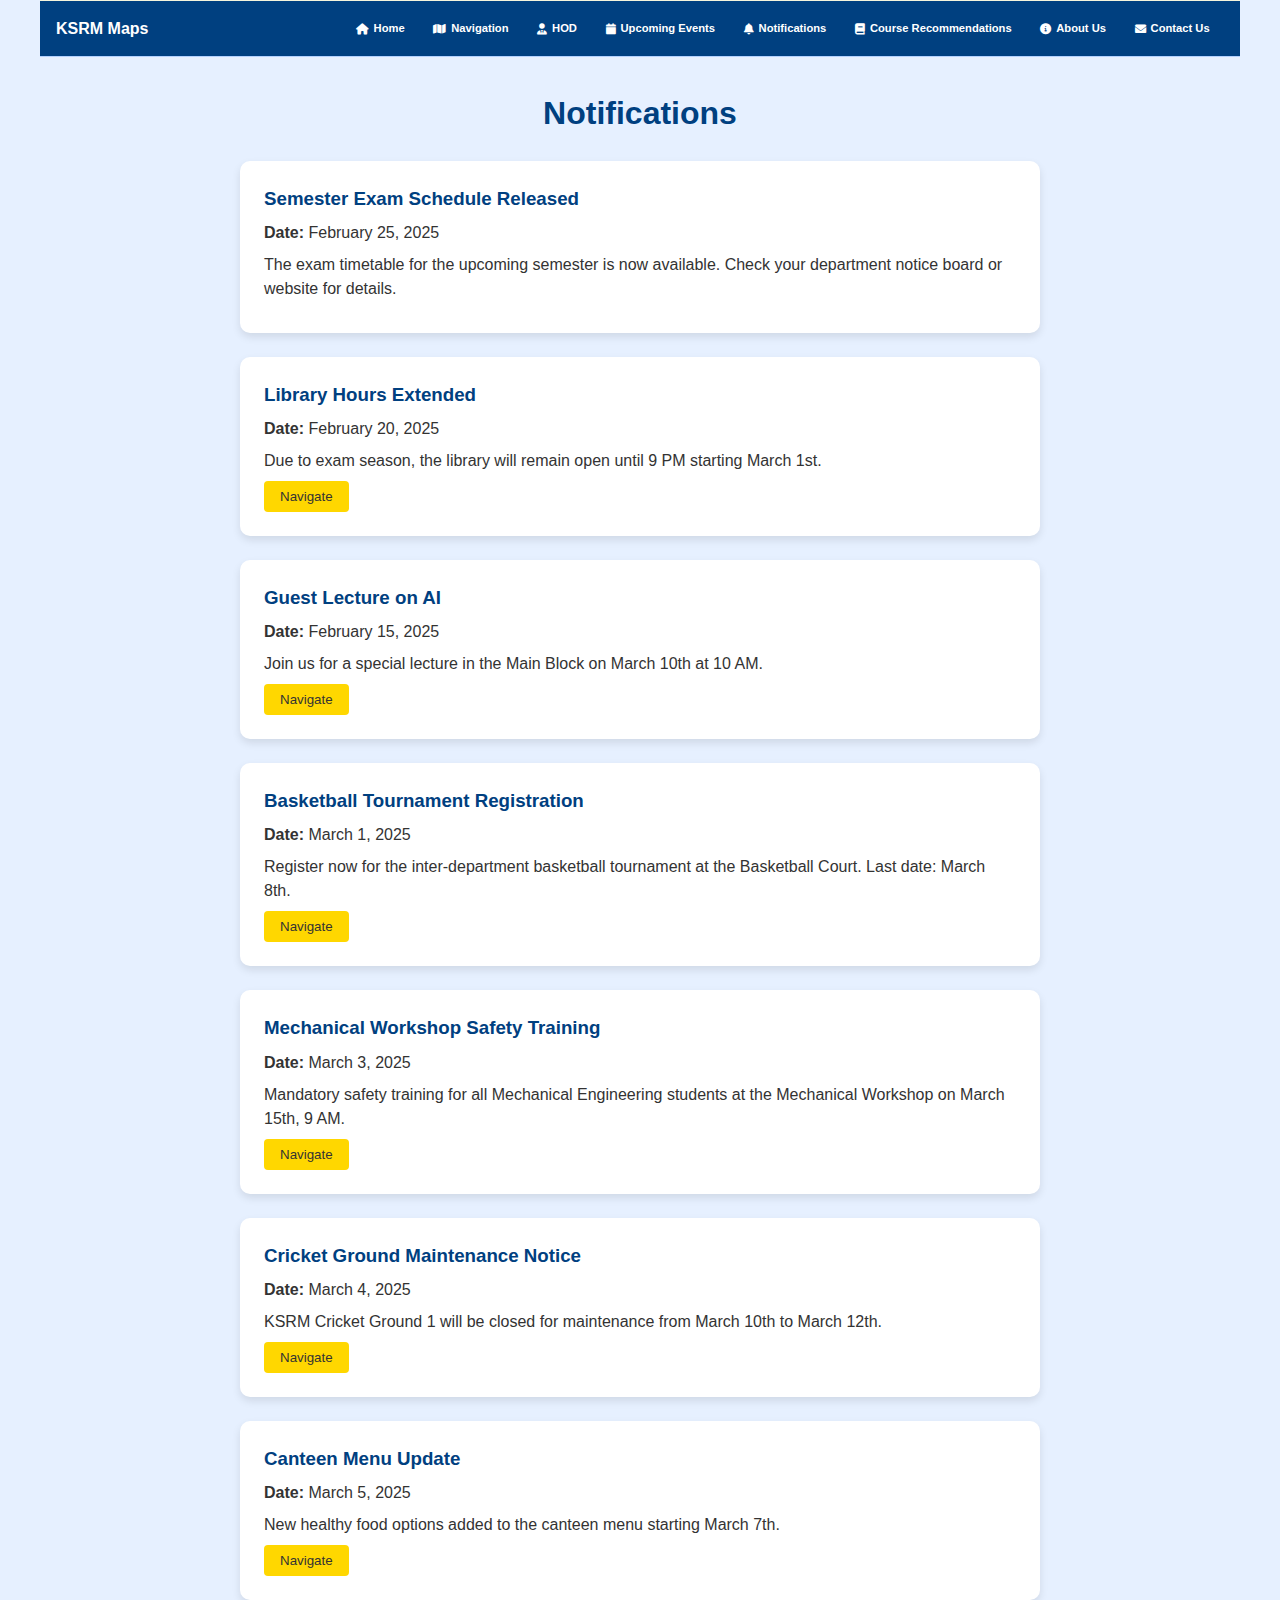
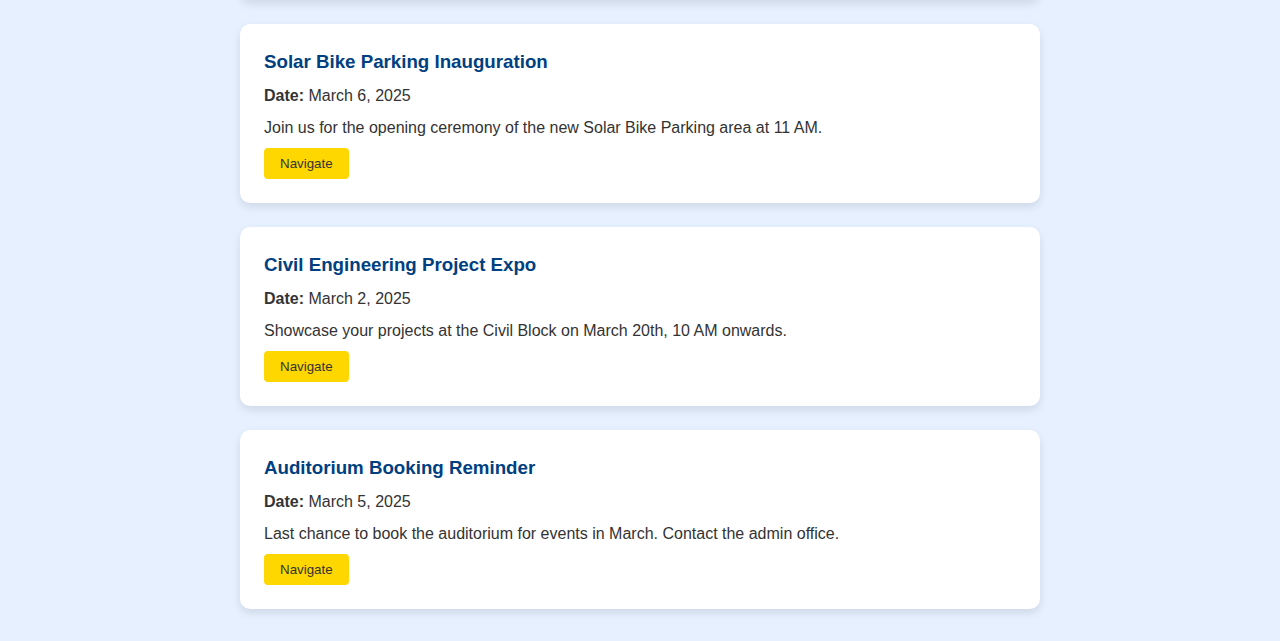
<file: notifications.html>
<!DOCTYPE html>
<html lang="en">
<head>
    <meta charset="UTF-8">
    <meta name="viewport" content="width=device-width, initial-scale=1.0">
    <title>Navigation - College Navigation System</title>
    <link rel="stylesheet" href="styles.css">
    <link rel="stylesheet" href="https://cdnjs.cloudflare.com/ajax/libs/font-awesome/6.0.0/css/all.min.css">
</head>
<body>
    <div class="nav-container">
        <header>
            <a href="index.html" class="logo">KSRM Maps</a>
            <nav>
                <ul>
                    <li><a href="index.html"><i class="fas fa-home"></i> Home</a></li>
                    <li><a href="navigation.html"><i class="fas fa-map"></i> Navigation</a></li>
                    <li><a href="hod.html"><i class="fas fa-user-tie"></i>HOD</a></li>
                    <li><a href="events.html"><i class="fas fa-calendar"></i> Upcoming Events</a></li>
                    <li><a href="notifications.html"><i class="fas fa-bell"></i> Notifications</a></li>
                    <li><a href="courses.html"><i class="fas fa-book"></i> Course Recommendations</a></li>
                    <li><a href="about.html"><i class="fas fa-info-circle"></i> About Us</a></li>
                    <li><a href="contact.html"><i class="fas fa-envelope"></i> Contact Us</a></li>
                </ul>
            </nav>
        </header>
    </div>
      <main>
    <section class="notifications-content">
        <h2>Notifications</h2>
        <div class="notifications-list">
            <div class="notification">
                <h3>Semester Exam Schedule Released</h3>
                <p><strong>Date:</strong> February 25, 2025</p>
                <p>The exam timetable for the upcoming semester is now available. Check your department notice board or website for details.</p>
            </div>
            <div class="notification">
                <h3>Library Hours Extended</h3>
                <p><strong>Date:</strong> February 20, 2025</p>
                <p>Due to exam season, the library will remain open until 9 PM starting March 1st.</p>
                <button onclick="navigateToDepartment('14.477452020611144,78.76539787805935', 'Library')">Navigate</button>
            </div>
            <div class="notification">
                <h3>Guest Lecture on AI</h3>
                <p><strong>Date:</strong> February 15, 2025</p>
                <p>Join us for a special lecture in the Main Block on March 10th at 10 AM.</p>
                <button onclick="navigateToDepartment('14.478037919994538,78.76579504777187', 'Main Block')">Navigate</button>
            </div>
            <div class="notification">
                <h3>Basketball Tournament Registration</h3>
                <p><strong>Date:</strong> March 1, 2025</p>
                <p>Register now for the inter-department basketball tournament at the Basketball Court. Last date: March 8th.</p>
                <button onclick="navigateToDepartment('14.477992617205492,78.76673171459615', 'Basket Ball Court')">Navigate</button>
            </div>
            <div class="notification">
                <h3>Mechanical Workshop Safety Training</h3>
                <p><strong>Date:</strong> March 3, 2025</p>
                <p>Mandatory safety training for all Mechanical Engineering students at the Mechanical Workshop on March 15th, 9 AM.</p>
                <button onclick="navigateToDepartment('14.47694122543524,78.76592536088782', 'Mechanical Workshop')">Navigate</button>
            </div>
            <div class="notification">
                <h3>Cricket Ground Maintenance Notice</h3>
                <p><strong>Date:</strong> March 4, 2025</p>
                <p>KSRM Cricket Ground 1 will be closed for maintenance from March 10th to March 12th.</p>
                <button onclick="navigateToDepartment('14.478944522661594,78.76670573764665', 'KSRM Cricket Ground 1')">Navigate</button>
            </div>
            <div class="notification">
                <h3>Canteen Menu Update</h3>
                <p><strong>Date:</strong> March 5, 2025</p>
                <p>New healthy food options added to the canteen menu starting March 7th.</p>
                <button onclick="navigateToDepartment('14.477451037289244,78.76455104271645', 'Canteen')">Navigate</button>
            </div>
            <div class="notification">
                <h3>Solar Bike Parking Inauguration</h3>
                <p><strong>Date:</strong> March 6, 2025</p>
                <p>Join us for the opening ceremony of the new Solar Bike Parking area at 11 AM.</p>
                <button onclick="navigateToDepartment('14.47945360444077,78.76592229043584', 'Solar Bike Parking')">Navigate</button>
            </div>
            <div class="notification">
                <h3>Civil Engineering Project Expo</h3>
                <p><strong>Date:</strong> March 2, 2025</p>
                <p>Showcase your projects at the Civil Block on March 20th, 10 AM onwards.</p>
                <button onclick="navigateToDepartment('14.477237008355349,78.76511181165445', 'Civil Block')">Navigate</button>
            </div>
            <div class="notification">
                <h3>Auditorium Booking Reminder</h3>
                <p><strong>Date:</strong> March 5, 2025</p>
                <p>Last chance to book the auditorium for events in March. Contact the admin office.</p>
                <button onclick="navigateToDepartment('14.477249953208018,78.7653713257546', 'Auditorium')">Navigate</button>
            </div>
        </div>
    </section>
</main>
<script>
        function navigateToDepartment(coordinates, departmentName) {
            const googleMapsURL = `https://www.google.com/maps/search/?api=1&query=${coordinates}`;
            console.log(`Opening Google Maps URL: ${googleMapsURL}`);
            window.open(googleMapsURL, "_blank");
        }
    </script>
</body>
</html>
</file>
<file: styles.css>
/* Reset default styles */
* {
    margin: 0;
    padding: 0;
    box-sizing: border-box;
}

/* Body styles */
body {
    font-family: Arial, sans-serif;
    line-height: 1.5;
    color: #333;
    background: #e6f0ff;
}

/* Container for the navigation */
.nav-container {
    width: 100%; /* Ensure it spans the full width */
}

/* Header (navigation bar) styles */
header {
    display: flex;
    align-items: center;
    justify-content: space-between; /* Space between logo and nav */
    background: #004080;
    color: white;
    padding: 0.5rem; /* Compact padding */
    border-top: 1px solid beige;
    border-bottom: 1px solid #b3d1ff;
    width: 100%; /* Full width */
    max-width: 1200px; /* Optional: limit max width for larger screens */
    margin: 0 auto; /* Center horizontally within the container */
}

/* Logo styles */
.logo {
    color: white;
    text-decoration: none;
    font-weight: 700;
    font-size: 1rem; /* Slightly larger for prominence */
    padding: 0.2rem 0.5rem;
}

/* Hover effect for logo */
.logo:hover {
    color: #ffd700;
}

/* Navigation styles */
nav {
    margin-left: auto; /* Push the nav to the right */
}

/* Navigation list styles */
header nav ul {
    display: flex;
    justify-content: flex-end; /* Align items to the right */
    padding: 0.5rem;
    background: #004080;
    margin: 0;
    list-style: none;
}

/* Navigation list item styles */
header nav ul li {
    margin: 0 0.3rem; /* Compact spacing */
}

/* Navigation link styles */
header nav ul li a {
    color: #fff;
    text-decoration: none;
    font-weight: 700;
    padding: 0.2rem 0.6rem; /* Compact padding */
    font-size: 0.7rem; /* Compact font size (~11.2px) */
    transition: all 0.3s ease;
    display: flex;
    align-items: center;
    gap: 0.3rem; /* Compact gap between icon and text */
}

/* Hover effect for navigation links */
header nav ul li a:hover {
    color: #ffd700;
    background: rgba(255, 255, 255, 0.1);
    border-radius: 5px;
}

/* Icon styles within navigation links */
header nav ul li a i {
    font-size: 0.7rem; /* Compact icon size */
}

/* Responsive design adjustments */
@media (max-width: 768px) {
    header {
        flex-direction: column;
        align-items: flex-start;
    }
    .logo {
        font-size: 0.9rem; /* Slightly smaller logo on mobile */
        margin-bottom: 0.5rem; /* Space between logo and nav */
    }
    nav {
        margin-left: 0; /* Remove margin-left on mobile */
        width: 100%; /* Ensure nav takes full width */
    }
    header nav ul {
        flex-wrap: wrap;
        justify-content: flex-start; /* Align to left on mobile */
        padding: 0.3rem; /* Compact padding for mobile */
    }
    header nav ul li {
        margin: 0.3rem;
    }
    header nav ul li a {
        font-size: 0.65rem; /* Further reduced for smaller screens */
        padding: 0.2rem 0.6rem;
        font-weight: 700;
    }
    header nav ul li a i {
        font-size: 0.65rem; /* Further reduced icon size for smaller screens */
    }
}


/* Hero Section */
.hero {
    position: relative;
    text-align: center;
    width: 100%;
    height: 500px; /* Increased height for a more prominent look */
    overflow: hidden;
}

.hero-slider {
    position: relative;
    width: 100%;
    height: 100%;
}

.hero-wrapper {
    display: flex;
    transition: transform 0.5s ease-in-out;
    width: 100%;
    height: 100%;
}

.hero-slide {
    min-width: 100%;
    height: 100%;
    position: relative;
}

.hero-slide img {
    width: 100%;
    height: 100%;
    object-fit: cover; /* Ensures the image covers the area without distortion */
    filter: brightness(70%); /* Slightly darken the image for better text contrast */
}

.hero-slide::before {
    content: '';
    position: absolute;
    top: 0;
    left: 0;
    width: 100%;
    height: 100%;
    background: rgba(0, 0, 0, 0.3); /* Subtle overlay for better text readability */
}

.hero-content {
    position: absolute;
    top: 50%;
    left: 50%;
    transform: translate(-50%, -50%);
    color: white;
    text-shadow: 2px 2px 4px rgba(0, 0, 0, 0.7); /* Shadow for readability */
    display: flex;
    flex-direction: column;
    align-items: center;
    z-index: 2;
}

.hero-content h1 {
    font-size: 3.5rem;
    margin: 0 0 1.5rem 0;
    font-weight: 700;
    text-transform: uppercase;
    letter-spacing: 2px;
    animation: fadeInDown 1s ease-out;
}

.hero-content button {
    padding: 1rem 3rem;
    background: linear-gradient(45deg, #ffd700, #ffaa00);
    border: none;
    font-size: 1.5rem;
    font-weight: 600;
    color: #333;
    cursor: pointer;
    border-radius: 50px;
    text-transform: uppercase;
    letter-spacing: 1px;
    transition: all 0.3s ease;
    box-shadow: 0 8px 15px rgba(255, 215, 0, 0.4);
    animation: zoomIn 0.8s ease-out;
}

.hero-content button:hover {
    background: linear-gradient(45deg, #ffaa00, #ffd700);
    transform: translateY(-5px);
    box-shadow: 0 12px 25px rgba(255, 215, 0, 0.6);
}

.hero-slider .slider-arrow {
    position: absolute;
    top: 50%;
    transform: translateY(-50%);
    background: none;
    border: none;
    font-size: 2.5rem;
    color: #ffd700;
    cursor: pointer;
    padding: 0 1rem;
    transition: color 0.3s ease;
    z-index: 2;
}

.hero-slider .slider-arrow:hover {
    color: #e6c200;
}

.hero-slider .prev-arrow {
    left: 20px;
}

.hero-slider .next-arrow {
    right: 20px;
}

.hero-slider .slider-dots {
    position: absolute;
    bottom: 20px;
    left: 50%;
    transform: translateX(-50%);
    display: flex;
    gap: 0.5rem;
    z-index: 2;
}

.hero-slider .slider-dot {
    width: 12px;
    height: 12px;
    background: #ccc;
    border-radius: 50%;
    cursor: pointer;
    transition: background 0.3s ease;
}

.hero-slider .slider-dot.active {
    background: #ffd700;
}

/* Responsive Design for Hero */
@media (max-width: 768px) {
    .hero {
        height: 400px;
    }

    .hero-content h1 {
        font-size: 2.5rem;
    }

    .hero-content button {
        padding: 0.75rem 2rem;
        font-size: 1.2rem;
    }

    .hero-slider .slider-arrow {
        font-size: 2rem;
        padding: 0 0.5rem;
    }

    .hero-slider .slider-dot {
        width: 10px;
        height: 10px;
    }
}

@media (max-width: 480px) {
    .hero {
        height: 350px;
    }

    .hero-content h1 {
        font-size: 2rem;
    }

    .hero-content button {
        padding: 0.5rem 1.5rem;
        font-size: 1rem;
    }
}

/* Popular Places */
.popular-places {
    background-color: #e6f0ff; /* Beautiful soft blue background */
    padding: 2rem;
    text-align: center; /* Centers the heading */
}

.popular-places h2 {
    color: #004080; /* Dark blue for contrast */
    margin-bottom: 1.5rem;
    font-size: 2rem;
    opacity: 0; /* Initial state for animation */
    transform: translateY(-20px); /* Starting position */
    animation: fadeInDown 1s ease-out forwards; /* Smooth fade-in animation */
}

.popular-places .grid {
    display: grid;
    grid-template-columns: repeat(3, 1fr); /* 3 images per row */
    gap: 1.5rem; /* Space between images */
    max-width: 1000px; /* Keeps the grid centered and manageable */
    margin: 0 auto; /* Centers the grid */
}

.popular-places .grid img {
    width: 100%;
    height: 200px; /* Fixed height for uniformity */
    object-fit: cover; /* Ensures images fit nicely without stretching */
    border-radius: 10px; /* Rounded corners for elegance */
    box-shadow: 0 4px 8px rgba(0, 0, 0, 0.1); /* Subtle shadow for depth */
    opacity: 0; /* Initial state for animation */
    transform: scale(0.9); /* Starting size */
    animation: zoomIn 0.8s ease-out forwards; /* Zoom-in animation */
    transition: transform 0.3s ease;
}

/* Staggered animation delays for each image */
.popular-places .grid img:nth-child(1) { animation-delay: 0.6s; }
.popular-places .grid img:nth-child(2) { animation-delay: 0.7s; }
.popular-places .grid img:nth-child(3) { animation-delay: 0.8s; }
.popular-places .grid img:nth-child(4) { animation-delay: 0.9s; }
.popular-places .grid img:nth-child(5) { animation-delay: 1.0s; }
.popular-places .grid img:nth-child(6) { animation-delay: 1.1s; }

/* Animation definitions */
@keyframes fadeInDown {
    from {
        opacity: 0;
        transform: translateY(-20px);
    }
    to {
        opacity: 1;
        transform: translateY(0);
    }
}

@keyframes zoomIn {
    from {
        opacity: 0;
        transform: scale(0.9);
    }
    to {
        opacity: 1;
        transform: scale(1);
    }
}

/* Our Members */
.members-grid {
    display: grid;
    grid-template-columns: repeat(3, 1fr);
    gap: 1rem;
}

.member img {
    width: 150px;
    height: 150px;
    border-radius: 50%;
    margin-bottom: 0.5rem;
}

.member h3 {
    color: #004080;
}

/* Reviews */
.reviews-grid {
    display: grid;
    grid-template-columns: repeat(2, 1fr);
    gap: 1rem;
}

.review {
    background: #f4f4f4;
    padding: 1rem;
    border-radius: 8px;
}



/* Contact Us Section */
.contact-content {
    max-width: 1200px;
    margin: 2rem auto;
    padding: 2rem;
    text-align: center;
    background: #e6f0ff;
    border-radius: 15px;
    box-shadow: 0 8px 32px rgba(0, 0, 0, 0.1);
}

.contact-content h2 {
    color: #004080;
    font-size: 2.5rem;
    margin-bottom: 2rem;
    position: relative;
}

.contact-content h2::after {
    content: '';
    position: absolute;
    bottom: -10px;
    left: 50%;
    transform: translateX(-50%);
    width: 60px;
    height: 4px;
    background: #ffd700;
    border-radius: 2px;
}

.contact-container {
    display: flex;
    justify-content: space-between;
    align-items: flex-start;
    gap: 2rem;
    padding: 1rem;
}

.contact-form {
    flex: 1;
    text-align: left;
    background: #fff;
    padding: 2rem;
    border-radius: 10px;
    box-shadow: 0 4px 15px rgba(0, 0, 0, 0.1);
}

.contact-form h3 {
    color: #004080;
    font-size: 1.8rem;
    margin-bottom: 1rem;
}

.contact-form p {
    color: #666;
    font-size: 1.1rem;
    margin-bottom: 1.5rem;
}

.form-group {
    margin-bottom: 1.2rem;
}

.contact-form label {
    display: block;
    font-size: 1rem;
    color: #004080;
    margin-bottom: 0.5rem;
    font-weight: 600;
}

.contact-form input,
.contact-form textarea {
    width: 100%;
    padding: 0.8rem;
    border: 2px solid #004080;
    border-radius: 8px;
    font-size: 1rem;
    background-color: #f9f9f9;
    transition: border-color 0.3s ease, box-shadow 0.3s ease;
}

.contact-form input:focus,
.contact-form textarea:focus {
    outline: none;
    border-color: #ffd700;
    box-shadow: 0 0 8px rgba(255, 215, 0, 0.5);
}

.contact-form textarea {
    resize: vertical;
    min-height: 120px;
}

.submit-btn {
    background: linear-gradient(45deg, #ffd700, #ffaa00);
    border: none;
    padding: 0.8rem 2rem;
    color: #333;
    font-size: 1.1rem;
    font-weight: 600;
    border-radius: 50px;
    cursor: pointer;
    transition: all 0.3s ease;
    display: flex;
    align-items: center;
    gap: 0.5rem;
}

.submit-btn:hover {
    background: linear-gradient(45deg, #ffaa00, #ffd700);
    transform: translateY(-3px);
    box-shadow: 0 6px 12px rgba(255, 215, 0, 0.4);
}

.contact-info {
    flex: 1;
    text-align: left;
    padding: 2rem;
}

.contact-info h3 {
    color: #004080;
    font-size: 1.8rem;
    margin-bottom: 1.5rem;
}

.contact-info ul {
    list-style: none;
    padding: 0;
}

.contact-info li {
    display: flex;
    align-items: flex-start;
    gap: 1rem;
    margin-bottom: 1.2rem;
    font-size: 1.1rem;
    color: #333;
}

.contact-info i {
    color: #ffd700;
    font-size: 1.5rem;
    margin-top: 0.2rem;
}

.contact-info a {
    color: #004080;
    text-decoration: none;
    transition: color 0.3s ease;
}

.contact-info a:hover {
    color: #ffd700;
}

.map-link {
    margin-top: 2rem;
}

.navigate-btn {
    background: #004080;
    border: none;
    padding: 0.8rem 2rem;
    color: #fff;
    font-size: 1.1rem;
    font-weight: 600;
    border-radius: 50px;
    cursor: pointer;
    transition: all 0.3s ease;
    display: flex;
    align-items: center;
    gap: 0.5rem;
}

.navigate-btn:hover {
    background: #003366;
    transform: translateY(-3px);
    box-shadow: 0 6px 12px rgba(0, 0, 0, 0.2);
}

/* Responsive Design */
@media (max-width: 768px) {
    .contact-container {
        flex-direction: column;
        padding: 0;
    }

    .contact-form,
    .contact-info {
        padding: 1.5rem;
    }

    .contact-content h2 {
        font-size: 2rem;
    }

    .contact-form h3,
    .contact-info h3 {
        font-size: 1.5rem;
    }

    .submit-btn,
    .navigate-btn {
        width: 100%;
        justify-content: center;
    }
}


/* Navigation Page Styles */
.navigation-content {
    max-width: 1200px;
    margin: 2rem auto;
    padding: 2rem;
    text-align: center;
    background: linear-gradient(135deg, #f5f7fa 0%, #c3cfe2 100%);
    border-radius: 15px;
    box-shadow: 0 8px 32px rgba(0, 0, 0, 0.1);
    animation: fadeIn 1s ease-in;
}

.navigation-content h2 {
    color: #004080;
    margin-bottom: 2rem;
    font-size: 2.5rem;
    font-weight: 700;
    text-transform: uppercase;
    letter-spacing: 1px;
    position: relative;
}

.navigation-content h2::after {
    content: '';
    position: absolute;
    bottom: -10px;
    left: 50%;
    transform: translateX(-50%);
    width: 60px;
    height: 4px;
    background: #ffd700;
    border-radius: 2px;
}

.navigation-container {
    display: flex;
    justify-content: space-between;
    gap: 2rem;
    flex-wrap: wrap;
}

.route-navigation,
.building-navigation {
    flex: 1;
    min-width: 300px;
    padding: 1.5rem;
    background: #fff;
    border-radius: 10px;
    box-shadow: 0 4px 15px rgba(0, 0, 0, 0.1);
    text-align: left;
    transition: transform 0.3s ease, box-shadow 0.3s ease;
}

.route-navigation:hover,
.building-navigation:hover {
    transform: translateY(-5px);
    box-shadow: 0 8px 25px rgba(0, 0, 0, 0.2);
}

.route-navigation h3,
.building-navigation h3 {
    color: #004080;
    font-size: 1.8rem;
    margin-bottom: 1rem;
    text-transform: uppercase;
}

.select-group {
    margin-bottom: 1.5rem;
    position: relative;
}

.navigation-content label {
    display: block;
    margin-bottom: 0.5rem;
    font-weight: 600;
    color: #004080;
    font-size: 1.1rem;
}

.navigation-content select {
    width: 100%;
    padding: 0.8rem;
    border: 2px solid #004080;
    border-radius: 8px;
    font-size: 1rem;
    background-color: #fff;
    appearance: none;
    cursor: pointer;
    transition: all 0.3s ease;
    box-shadow: 0 4px 15px rgba(0, 0, 0, 0.1);
}

.navigation-content select:hover {
    border-color: #ffd700;
    transform: translateY(-2px);
}

.navigation-content select:focus {
    outline: none;
    border-color: #ffd700;
    box-shadow: 0 0 10px rgba(255, 215, 0, 0.5);
}

.select-group::after {
    content: '▼';
    position: absolute;
    right: 20px;
    top: 60%;
    color: #004080;
    pointer-events: none;
}

.navigation-content button {
    margin-top: 1rem;
    padding: 1rem 2rem;
    background: linear-gradient(45deg, #ffd700, #ffaa00);
    border: none;
    font-size: 1.2rem;
    font-weight: 600;
    cursor: pointer;
    color: #333;
    border-radius: 50px;
    text-transform: uppercase;
    letter-spacing: 1px;
    transition: all 0.3s ease;
    box-shadow: 0 8px 15px rgba(255, 215, 0, 0.4);
    width: 100%;
}

.navigation-content button:hover {
    transform: translateY(-5px);
    box-shadow: 0 12px 25px rgba(255, 215, 0, 0.6);
    background: linear-gradient(45deg, #ffaa00, #ffd700);
}

.building-navigation table {
    width: 100%;
    border-collapse: collapse;
    margin-top: 1rem;
    margin-bottom: 1.5rem;
}

.building-navigation th,
.building-navigation td {
    border: 1px solid #004080;
    padding: 0.8rem;
    text-align: left;
    font-size: 1rem;
}

.building-navigation th {
    background: #004080;
    color: #fff;
    text-transform: uppercase;
}

.building-navigation td {
    background: #f9f9f9;
    color: #333;
}

/* Animation for fade-in */
@keyframes fadeIn {
    from { opacity: 0; }
    to { opacity: 1; }
}

/* Responsive Design */
@media (max-width: 768px) {
    .navigation-container {
        flex-direction: column;
        gap: 1.5rem;
    }

    .route-navigation,
    .building-navigation {
        padding: 1rem;
    }

    .route-navigation h3,
    .building-navigation h3 {
        font-size: 1.5rem;
    }

    .building-navigation table {
        font-size: 0.9rem;
    }
}



/* Notification */
.notifications-content {
    max-width: 1200px;
    margin: 0 auto;
    padding: 2rem;
    text-align: center;
}

.notifications-content h2 {
    color: #004080;
    margin-bottom: 1.5rem;
    font-size: 2rem;
}

.notifications-list {
    display: flex;
    flex-direction: column;
    gap: 1.5rem;
    max-width: 800px;
    margin: 0 auto;
}

.notification {
    background: #fff;
    border-radius: 10px;
    box-shadow: 0 4px 8px rgba(0, 0, 0, 0.1);
    padding: 1.5rem;
    text-align: left;
}

.notification h3 {
    color: #004080;
    margin-bottom: 0.5rem;
}

.notification p {
    margin-bottom: 0.5rem;
}

.notification button {
    background: #ffd700;
    border: none;
    padding: 0.5rem 1rem;
    color: #333;
    border-radius: 4px;
    cursor: pointer;
    transition: background 0.3s;
}

.notification button:hover {
    background: #e6c200;
}




/********* Campus, Events and Notice Board section CSS Starts **********/
.main-section {
    padding: 20px;
}

.event {
    width: 32%;
    margin-right: 1%;
    float: right;
    background-color: #fff;
    padding: 10px;
}

.event .heading {
    border-bottom: 1px solid #46b7c1;
    padding: 5px;
    color: #fff;
    background: #004080;
    text-align: center;
}

.event ul li {
    margin-bottom: 20px;
    width: 100%;
    float: left;
    list-style: none;
}

.event-date {
    background: #004080;
    float: left;
    text-align: center;
    font-size: 14px;
    color: #fff;
    padding: 8px 12px;
    margin-right: 10px;
}

/********* Campus, Events and Notice Board section CSS End **********/

.About.Us h2 {
    color: #004080; /* Dark blue for contrast */
    margin-bottom: 1.5rem;
    font-size: 2rem;
}

.About-Us {
    background-color: #e6f0ff; /* Beautiful soft blue background */
    padding: 2rem;
    text-align: center;
}

/* About Us Section */
.About-Us {
    background-color: #e6f0ff;
    padding: 2rem;
    text-align: center;
}

.About-Us h2 {
    color: #004080;
    margin-bottom: 1.5rem;
    font-size: 2rem;
}

/* Container for image and text */
.about-container {
    display: flex;
    align-items: center;
    justify-content: center;
    gap: 2rem;
    max-width: 1200px;
    margin: 0 auto;
    padding: 2rem;
}

/* Image styling */
.about-img {
    flex: 1;
    max-width: 500px;
}

.about-img img {
    width: 100%;
    height: auto;
    border-radius: 10px;
}

/* Text and content styling */
.about-detail {
    flex: 1;
    text-align: left;
}

.about-detail h1 {
    font-size: 2rem;
    margin: 0 0 1rem 0;
    color: #1f2836;
}

.about-detail h1 span {
    color: #787eff;
}

.about-detail p {
    font-size: 1rem;
    line-height: 1.6;
    color: #1e1e1e;
    margin-bottom: 1rem;
}

/* Awards row */
.awards-row {
    display: flex;
    gap: 1rem;
    margin-top: 1.5rem;
}

.about-box {
    flex: 1;
    border: 2px solid #787eff;
    border-radius: 5px;
    padding: 15px;
    text-align: center;
}

.about-box img {
    height: 100px;
    margin-bottom: 10px;
}

.about-box h5 {
    font-size: 1rem;
    margin: 0 0 5px 0;
}

.about-box p {
    font-size: 0.9rem;
    margin: 0;
}

/* Responsive Design */
@media (max-width: 768px) {
    .about-container {
        flex-direction: column;
        text-align: center;
    }

    .about-detail {
        text-align: center;
    }

    .awards-row {
        flex-direction: column;
    }

    .about-box {
        width: 100%;
        max-width: 300px;
        margin: 0 auto;
    }
}

/* Our Members Section */
.our-members {
    position: relative;
    padding: 3rem 2rem;
    text-align: center;
    background: linear-gradient(135deg, #004080 0%, #46b7c1 100%); /* Gradient background */
    color: white; /* White text for contrast */
    overflow: hidden;
}

.our-members::before {
    content: '';
    position: absolute;
    top: 0;
    left: 0;
    width: 100%;
    height: 100%;
    background: url('https://www.transparenttextures.com/patterns/subtle-stripes.png'); /* Subtle texture */
    opacity: 0.1; /* Light texture overlay */
    z-index: 0;
}

.our-members h2 {
    position: relative;
    z-index: 1;
    color: white; /* White text to contrast with the background */
    margin-bottom: 2rem;
    font-size: 2.5rem;
    opacity: 0;
    transform: translateY(-20px);
    animation: fadeInDown 1s ease-out forwards;
}

.members-grid {
    position: relative;
    z-index: 1;
    display: grid;
    grid-template-columns: repeat(3, 1fr); /* 3 columns for 6 members (2 rows) */
    gap: 2rem;
    max-width: 1200px;
    margin: 0 auto;
}

.member {
    background: rgba(255, 255, 255, 0.95); /* Slightly transparent white background for cards */
    padding: 1.5rem;
    border-radius: 15px;
    box-shadow: 0 6px 12px rgba(0, 0, 0, 0.15);
    transition: transform 0.3s ease, box-shadow 0.3s ease;
    opacity: 0;
    transform: scale(0.9);
    animation: zoomIn 0.8s ease-out forwards;
}

.member:hover {
    transform: translateY(-10px);
    box-shadow: 0 10px 20px rgba(0, 0, 0, 0.2);
}

.member img {
    width: 150px;
    height: 150px;
    border-radius: 50%;
    margin-bottom: 1rem;
    object-fit: cover;
    border: 3px solid #ffd700; /* Gold border for a premium look */
}

.member h3 {
    color: #004080;
    font-size: 1.3rem;
    margin-bottom: 0.5rem;
}

.member p {
    color: #666;
    font-size: 1rem;
}

/* Staggered animation delays for each member */
.members-grid .member:nth-child(1) { animation-delay: 0.2s; }
.members-grid .member:nth-child(2) { animation-delay: 0.4s; }
.members-grid .member:nth-child(3) { animation-delay: 0.6s; }
.members-grid .member:nth-child(4) { animation-delay: 0.8s; }
.members-grid .member:nth-child(5) { animation-delay: 1.0s; }
.members-grid .member:nth-child(6) { animation-delay: 1.2s; }

/* Responsive Design */
@media (max-width: 768px) {
    .members-grid {
        grid-template-columns: repeat(2, 1fr); /* 2 columns on medium screens */
        gap: 1.5rem;
    }

    .member img {
        width: 120px;
        height: 120px;
    }
}

@media (max-width: 480px) {
    .members-grid {
        grid-template-columns: 1fr; /* 1 column on small screens */
    }

    .member img {
        width: 100px;
        height: 100px;
    }
}

/* Reviews Section */
.reviews {
    background: #e6f0ff; /* Soft blue background to match site aesthetic */
    padding: 3rem 1rem;
    text-align: center;
    position: relative;
}

.reviews-header {
    margin-bottom: 2rem;
}

.reviews-header .label {
    display: inline-block;
    font-size: 0.9rem;
    font-weight: bold;
    color: #787eff; /* Light purple for the label */
    text-transform: uppercase;
    letter-spacing: 2px;
    margin-bottom: 0.5rem;
}

.reviews-header h2 {
    color: #004080; /* Dark blue for the heading */
    font-size: 2.5rem;
    margin: 0;
    opacity: 0;
    transform: translateY(-20px);
    animation: fadeInDown 1s ease-out forwards;
}

.reviews-slider {
    position: relative;
    max-width: 800px;
    margin: 0 auto;
    overflow: hidden;
}

.slider-wrapper {
    display: flex;
    transition: transform 0.5s ease-in-out;
}

.slider-slide {
    min-width: 100%;
    padding: 2rem;
    box-sizing: border-box;
    text-align: center;
    opacity: 0;
    transform: scale(0.9);
    animation: zoomIn 0.8s ease-out forwards;
}

.slider-slide.active {
    opacity: 1;
}

.reviewer-img {
    width: 100px;
    height: 100px;
    border-radius: 50%;
    margin-bottom: 1rem;
    object-fit: cover;
    border: 3px solid #ffd700; /* Gold border for a premium look */
}

.slider-slide h3 {
    color: #004080;
    font-size: 1.5rem;
    margin-bottom: 0.5rem;
}

.slider-slide p {
    color: #666;
    font-size: 1.1rem;
    font-style: italic;
    margin-bottom: 1rem;
    max-width: 600px;
    margin-left: auto;
    margin-right: auto;
}

.social-icons {
    display: flex;
    justify-content: center;
    gap: 1rem;
}

.social-icons a {
    display: inline-block;
    width: 30px;
    height: 30px;
}

.social-icons img {
    width: 100%;
    height: 100%;
    object-fit: contain;
}

.slider-arrow {
    position: absolute;
    top: 50%;
    transform: translateY(-50%);
    background: none;
    border: none;
    font-size: 2rem;
    color: #ffd700; /* Gold arrows */
    cursor: pointer;
    padding: 0 1rem;
    transition: color 0.3s ease;
}

.slider-arrow:hover {
    color: #e6c200; /* Darker gold on hover */
}

.prev-arrow {
    left: 0;
}

.next-arrow {
    right: 0;
}

.slider-dots {
    display: flex;
    justify-content: center;
    gap: 0.5rem;
    margin-top: 1rem;
}

.slider-dot {
    width: 10px;
    height: 10px;
    background: #ccc;
    border-radius: 50%;
    cursor: pointer;
    transition: background 0.3s ease;
}

.slider-dot.active {
    background: #ffd700; /* Gold for active dot */
}

/* Responsive Design */
@media (max-width: 768px) {
    .reviews-header h2 {
        font-size: 2rem;
    }

    .slider-slide {
        padding: 1.5rem;
    }

    .slider-slide h3 {
        font-size: 1.3rem;
    }

    .slider-slide p {
        font-size: 1rem;
    }

    .reviewer-img {
        width: 80px;
        height: 80px;
    }

    .slider-arrow {
        font-size: 1.5rem;
        padding: 0 0.5rem;
    }
}

@media (max-width: 480px) {
    .reviews-header h2 {
        font-size: 1.8rem;
    }

    .slider-slide {
        padding: 1rem;
    }

    .slider-slide h3 {
        font-size: 1.2rem;
    }

    .slider-slide p {
        font-size: 0.9rem;
    }

    .reviewer-img {
        width: 60px;
        height: 60px;
    }
}

/* Footer */
.footer {
    background: #004080; /* Dark blue background */
    color: white;
    padding: 3rem 2rem 1rem;
    font-size: 0.9rem;
}

.footer-main {
    display: flex;
    justify-content: space-between;
    max-width: 1200px;
    margin: 0 auto;
    flex-wrap: wrap;
    gap: 2rem;
    padding-bottom: 2rem;
    border-bottom: 1px solid rgba(255, 255, 255, 0.1);
}

.footer-column {
    flex: 1;
    min-width: 250px;
}

.footer-logo {
    display: flex;
    align-items: center;
    gap: 0.5rem;
    margin-bottom: 1rem;
}

.footer-logo .logo-icon {
    font-size: 1.5rem;
    color: #ffd700; /* Gold icon */
}

.footer-logo h3 {
    font-size: 1.5rem;
    margin: 0;
}

.footer-column h3 {
    font-size: 1.2rem;
    margin-bottom: 1rem;
    color: #ffd700; /* Gold headings */
}

.footer-column p {
    margin-bottom: 0.5rem;
    line-height: 1.6;
}

.footer-column a {
    color: #46b7c1; /* Teal for links */
    text-decoration: none;
    transition: color 0.3s ease;
}

.footer-column a:hover {
    color: #ffd700; /* Gold on hover */
}

.newsletter-form {
    display: flex;
    gap: 0.5rem;
    margin-top: 1rem;
}

.newsletter-form input {
    flex: 1;
    padding: 0.5rem;
    border: none;
    border-radius: 4px;
    font-size: 0.9rem;
    background: #003366; /* Slightly darker blue */
    color: white;
}

.newsletter-form input::placeholder {
    color: rgba(255, 255, 255, 0.5);
}

.newsletter-form .subscribe-btn {
    background: #ffd700; /* Gold button */
    border: none;
    padding: 0.5rem 1rem;
    border-radius: 4px;
    color: #333;
    cursor: pointer;
    transition: background 0.3s ease;
}

.newsletter-form .subscribe-btn:hover {
    background: #e6c200; /* Darker gold on hover */
}

.footer-bottom {
    text-align: center;
    padding-top: 1rem;
}

.footer-bottom p {
    margin: 0;
    font-size: 0.8rem;
}

.footer-bottom a {
    color: #46b7c1; /* Teal for the designer link */
    text-decoration: none;
}

.footer-bottom a:hover {
    color: #ffd700; /* Gold on hover */
}

/* Responsive Design */
@media (max-width: 768px) {
    .footer-main {
        flex-direction: column;
        gap: 2rem;
    }

    .footer-column {
        text-align: center;
    }

    .footer-logo {
        justify-content: center;
    }

    .newsletter-form {
        justify-content: center;
    }
}



/* About Us Section */
.about-content {
    max-width: 1200px;
    margin: 2rem auto;
    padding: 2rem;
    text-align: center;
    background: #e6f0ff;
    border-radius: 15px;
    box-shadow: 0 8px 32px rgba(0, 0, 0, 0.1);
}

.about-content h2 {
    color: #004080;
    font-size: 2.5rem;
    margin-bottom: 2rem;
    position: relative;
}

.about-content h2::after {
    content: '';
    position: absolute;
    bottom: -10px;
    left: 50%;
    transform: translateX(-50%);
    width: 60px;
    height: 4px;
    background: #ffd700;
    border-radius: 2px;
}

.about-container {
    display: flex;
    justify-content: space-between;
    align-items: center;
    gap: 2rem;
    padding: 1rem;
}

.about-text {
    flex: 1;
    text-align: left;
}

.about-text h3 {
    font-size: 1.8rem;
    color: #004080;
    margin-bottom: 1rem;
}

.about-text p {
    font-size: 1.1rem;
    line-height: 1.6;
    color: #333;
    margin-bottom: 1rem;
}

.about-text span {
    color: #ffd700;
    font-weight: bold;
}

.about-image {
    flex: 1;
}

.about-image img {
    width: 100%;
    max-width: 400px;
    height: auto;
    border-radius: 10px;
    box-shadow: 0 4px 15px rgba(0, 0, 0, 0.2);
}

.values {
    margin-top: 2rem;
}

.values h3 {
    color: #004080;
    font-size: 1.8rem;
    margin-bottom: 1rem;
}

.values ul {
    list-style: none;
    display: flex;
    justify-content: center;
    gap: 2rem;
    flex-wrap: wrap;
}

.values li {
    display: flex;
    align-items: center;
    gap: 0.5rem;
    font-size: 1.1rem;
    color: #333;
}

.values i {
    color: #ffd700;
    font-size: 1.3rem;
}




/* Upcoming Events Section */
.upcoming-content {
    max-width: 1200px;
    margin: 2rem auto;
    padding: 2rem;
    text-align: center;
    background: #e6f0ff;
    border-radius: 15px;
    box-shadow: 0 8px 32px rgba(0, 0, 0, 0.1);
}

.upcoming-content h2 {
    color: #004080;
    font-size: 2.5rem;
    margin-bottom: 2rem;
    position: relative;
    text-transform: uppercase;
}

.upcoming-content h2::after {
    content: '';
    position: absolute;
    bottom: -10px;
    left: 50%;
    transform: translateX(-50%);
    width: 60px;
    height: 4px;
    background: #ffd700;
    border-radius: 2px;
}

.upcoming-grid {
    display: grid;
    grid-template-columns: repeat(3, 1fr); /* 3 events side by side */
    gap: 1.5rem;
    max-width: 1200px;
    margin: 0 auto;
}

.upcoming {
    background: #fff;
    border-radius: 10px;
    padding: 1.5rem;
    text-align: left;
    box-shadow: 0 4px 8px rgba(0, 0, 0, 0.1);
    transition: transform 0.3s ease;
    display: flex;
    flex-direction: column;
    min-height: 300px; /* Fixed minimum height for uniformity */
    max-height: 300px; /* Ensures all cards are the same height */
}

.upcoming:hover {
    transform: translateY(-5px);
    box-shadow: 0 6px 12px rgba(0, 0, 0, 0.15);
}

.upcoming h3 {
    color: #004080;
    font-size: 1.5rem;
    margin-bottom: 0.5rem;
}

.upcoming p {
    color: #666;
    margin-bottom: 0.5rem;
    font-size: 1rem;
}

.upcoming-description {
    flex-grow: 1; /* Allows description to expand */
    overflow: hidden; /* Prevents overflow */
    text-overflow: ellipsis; /* Adds ellipsis if text overflows */
    display: -webkit-box;
    -webkit-line-clamp: 3; /* Limits to 3 lines */
    -webkit-box-orient: vertical;
    margin-bottom: 1rem;
}

.upcoming button {
    background: #ffd700;
    border: none;
    padding: 0.5rem 1rem;
    color: #333;
    border-radius: 4px;
    cursor: pointer;
    font-weight: 600;
    transition: background 0.3s ease;
    text-transform: uppercase;
    font-size: 0.9rem;
    align-self: flex-start; /* Aligns button to the left */
}

.upcoming button:hover {
    background: #e6c200;
}

/* Responsive Design */
@media (max-width: 1024px) {
    .upcoming-grid {
        grid-template-columns: repeat(2, 1fr); /* 2 columns on medium screens */
    }
}

@media (max-width: 768px) {
    .upcoming-grid {
        grid-template-columns: 1fr; /* 1 column on small screens */
        padding: 0 1rem;
    }

    .upcoming-content h2 {
        font-size: 2rem;
    }

    .upcoming {
        min-height: 250px; /* Slightly smaller height for mobile */
        max-height: 250px;
    }

    .upcoming h3 {
        font-size: 1.3rem;
    }
}


/* Course Recommendations Section */
.courses-recommendation-content {
    max-width: 1200px;
    margin: 2rem auto;
    padding: 2rem;
    text-align: center;
    background: #e6f0ff;
    border-radius: 15px;
    box-shadow: 0 8px 32px rgba(0, 0, 0, 0.1);
}

.courses-recommendation-content h2 {
    color: #004080;
    font-size: 2.5rem;
    margin-bottom: 2rem;
    position: relative;
    text-transform: uppercase;
}

.courses-recommendation-content h2::after {
    content: '';
    position: absolute;
    bottom: -10px;
    left: 50%;
    transform: translateX(-50%);
    width: 60px;
    height: 4px;
    background: #ffd700;
    border-radius: 2px;
}

.input-group {
    margin-bottom: 2rem;
    display: flex;
    justify-content: center;
    align-items: center;
    gap: 1rem;
    flex-wrap: wrap;
}

.input-group label {
    font-size: 1.2rem;
    color: #004080;
    font-weight: 600;
}

.input-group input {
    padding: 0.8rem;
    width: 300px;
    border: 2px solid #004080;
    border-radius: 8px;
    font-size: 1rem;
    background-color: #f9f9f9;
    transition: border-color 0.3s ease;
}

.input-group input:focus {
    outline: none;
    border-color: #ffd700;
}

.suggestions {
    position: absolute;
    top: 100%;
    left: 0;
    right: 0;
    background: #fff;
    border: 1px solid #004080;
    border-radius: 8px;
    max-height: 200px;
    overflow-y: auto;
    z-index: 10;
    display: none;
    box-shadow: 0 4px 8px rgba(0, 0, 0, 0.1);
}

.suggestions div {
    padding: 0.5rem;
    cursor: pointer;
    transition: background 0.3s ease;
}

.suggestions div:hover {
    background: #e6f0ff;
}

.input-group button {
    background: #ffd700;
    border: none;
    padding: 0.8rem 2rem;
    color: #333;
    border-radius: 8px;
    font-size: 1.1rem;
    font-weight: 600;
    cursor: pointer;
    transition: background 0.3s ease;
}

.input-group button:hover {
    background: #e6c200;
}

.loading {
    font-size: 1.2rem;
    color: #004080;
    margin: 1rem 0;
}

.courses-recommendation-grid {
    display: grid;
    grid-template-columns: repeat(3, 1fr);
    gap: 1.5rem;
    max-width: 1200px;
    margin: 0 auto;
}

.course-card {
    background: #fff;
    border-radius: 10px;
    padding: 1.5rem;
    text-align: left;
    box-shadow: 0 4px 8px rgba(0, 0, 0, 0.1);
    transition: transform 0.3s ease;
    display: flex;
    flex-direction: column;
    min-height: 350px;
    max-height: 350px;
    overflow: hidden;
}

.course-card:hover {
    transform: translateY(-5px);
    box-shadow: 0 6px 12px rgba(0, 0, 0, 0.15);
}

.course-card img {
    width: 100%;
    height: 120px;
    object-fit: cover;
    border-radius: 8px;
    margin-bottom: 0.5rem;
}

.course-card h3 {
    color: #004080;
    font-size: 1.5rem;
    margin-bottom: 0.5rem;
    overflow: hidden;
    text-overflow: ellipsis;
    display: -webkit-box;
    -webkit-line-clamp: 2;
    -webkit-box-orient: vertical;
}

.course-card p {
    color: #666;
    margin-bottom: 0.5rem;
    font-size: 1rem;
}

.course-description {
    flex-grow: 1;
    overflow: hidden;
    text-overflow: ellipsis;
    display: -webkit-box;
    -webkit-line-clamp: 3;
    -webkit-box-orient: vertical;
    margin-bottom: 1rem;
}

.course-card button {
    background: #ffd700;
    border: none;
    padding: 0.5rem 1rem;
    color: #333;
    border-radius: 4px;
    cursor: pointer;
    font-weight: 600;
    transition: background 0.3s ease;
    text-transform: uppercase;
    font-size: 0.9rem;
    align-self: flex-start;
}

.course-card button:hover {
    background: #e6c200;
}

/* Animations */
.fade-in {
    animation: fadeIn 0.5s ease-in;
}

@keyframes fadeIn {
    from { opacity: 0; }
    to { opacity: 1; }
}

.slide-in {
    animation: slideIn 0.5s ease-in;
}

@keyframes slideIn {
    from { transform: translateY(20px); opacity: 0; }
    to { transform: translateY(0); opacity: 1; }
}

.pulse {
    animation: pulse 1.5s infinite;
}

@keyframes pulse {
    0% { transform: scale(1); }
    50% { transform: scale(1.05); }
    100% { transform: scale(1); }
}

/* Responsive Design */
@media (max-width: 1024px) {
    .courses-recommendation-grid {
        grid-template-columns: repeat(2, 1fr);
    }
}

@media (max-width: 768px) {
    .courses-recommendation-grid {
        grid-template-columns: 1fr;
        padding: 0 1rem;
    }

    .courses-recommendation-content h2 {
        font-size: 2rem;
    }

    .course-card {
        min-height: 300px;
        max-height: 300px;
    }

    .course-card h3 {
        font-size: 1.3rem;
    }

    .course-card img {
        height: 100px;
    }

    .input-group {
        flex-direction: column;
        align-items: center;
    }

    .input-group input {
        width: 100%;
        max-width: 300px;
    }
}

@media (max-width: 480px) {
    .courses-recommendation-content {
        padding: 1rem;
    }

    .input-group button {
        padding: 0.6rem 1.5rem;
        font-size: 1rem;
    }

    .course-card {
        padding: 1rem;
    }
}


/* HODs Section */
.hods-content {
    max-width: 1200px;
    margin: 2rem auto;
    padding: 2rem;
    text-align: center;
    background: #e6f0ff;
    border-radius: 15px;
    box-shadow: 0 8px 32px rgba(0, 0, 0, 0.1);
}

.hods-content h2 {
    color: #004080;
    font-size: 2.5rem;
    margin-bottom: 2rem;
    position: relative;
    text-transform: uppercase;
}

.hods-content h2::after {
    content: '';
    position: absolute;
    bottom: -10px;
    left: 50%;
    transform: translateX(-50%);
    width: 60px;
    height: 4px;
    background: #ffd700;
    border-radius: 2px;
}

.hods-grid {
    display: grid;
    grid-template-columns: repeat(3, 1fr); /* 3 HODs side by side */
    gap: 1.5rem;
    max-width: 1200px;
    margin: 0 auto;
}

.hod-card {
    background: #fff;
    border-radius: 10px;
    padding: 1.5rem;
    text-align: center;
    box-shadow: 0 4px 8px rgba(0, 0, 0, 0.1);
    transition: transform 0.3s ease;
    display: flex;
    flex-direction: column;
    min-height: 350px; /* Fixed minimum height for uniformity */
    max-height: 350px; /* Ensures all cards are the same height */
}

.hod-card:hover {
    transform: translateY(-5px);
    box-shadow: 0 6px 12px rgba(0, 0, 0, 0.15);
}

.hod-card img {
    width: 150px;
    height: 150px;
    border-radius: 50%;
    object-fit: cover;
    margin: 0 auto 1rem;
    border: 3px solid #ffd700; /* Gold border for a premium look */
}

.hod-card h3 {
    color: #004080;
    font-size: 1.5rem;
    margin-bottom: 0.5rem;
}

.hod-card p {
    color: #666;
    margin-bottom: 1rem;
    font-size: 1rem;
    flex-grow: 1; /* Allows content to expand */
}

.hod-card button {
    background: #ffd700;
    border: none;
    padding: 0.5rem 1rem;
    color: #333;
    border-radius: 4px;
    cursor: pointer;
    font-weight: 600;
    transition: background 0.3s ease;
    text-transform: uppercase;
    font-size: 0.9rem;
    margin-top: auto; /* Pushes button to the bottom */
}

.hod-card button:hover {
    background: #e6c200;
}

/* Responsive Design */
@media (max-width: 1024px) {
    .hods-grid {
        grid-template-columns: repeat(2, 1fr); /* 2 columns on medium screens */
    }
}

@media (max-width: 768px) {
    .hods-grid {
        grid-template-columns: 1fr; /* 1 column on small screens */
        padding: 0 1rem;
    }

    .hods-content h2 {
        font-size: 2rem;
    }

    .hod-card {
        min-height: 300px; /* Slightly smaller height for mobile */
        max-height: 300px;
    }

    .hod-card h3 {
        font-size: 1.3rem;
    }

    .hod-card img {
        width: 120px;
        height: 120px;
    }
}
</file>
